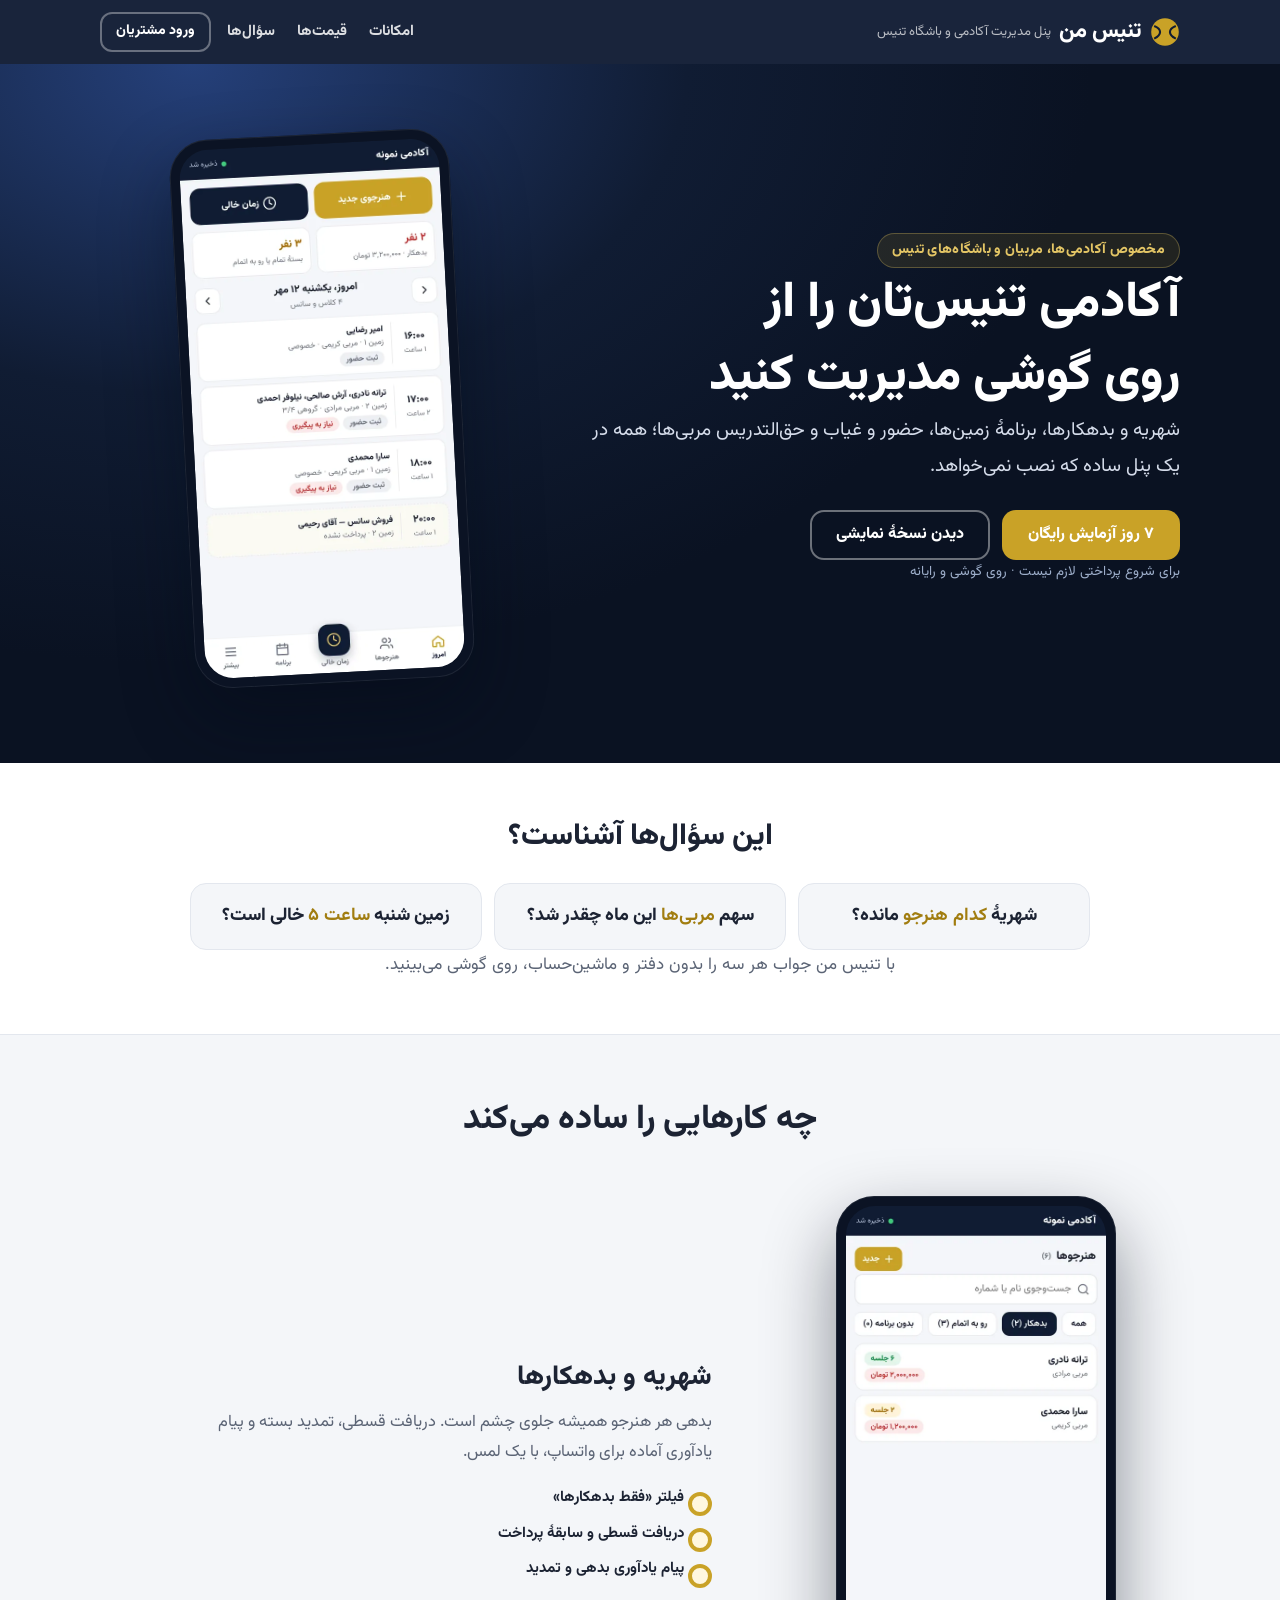
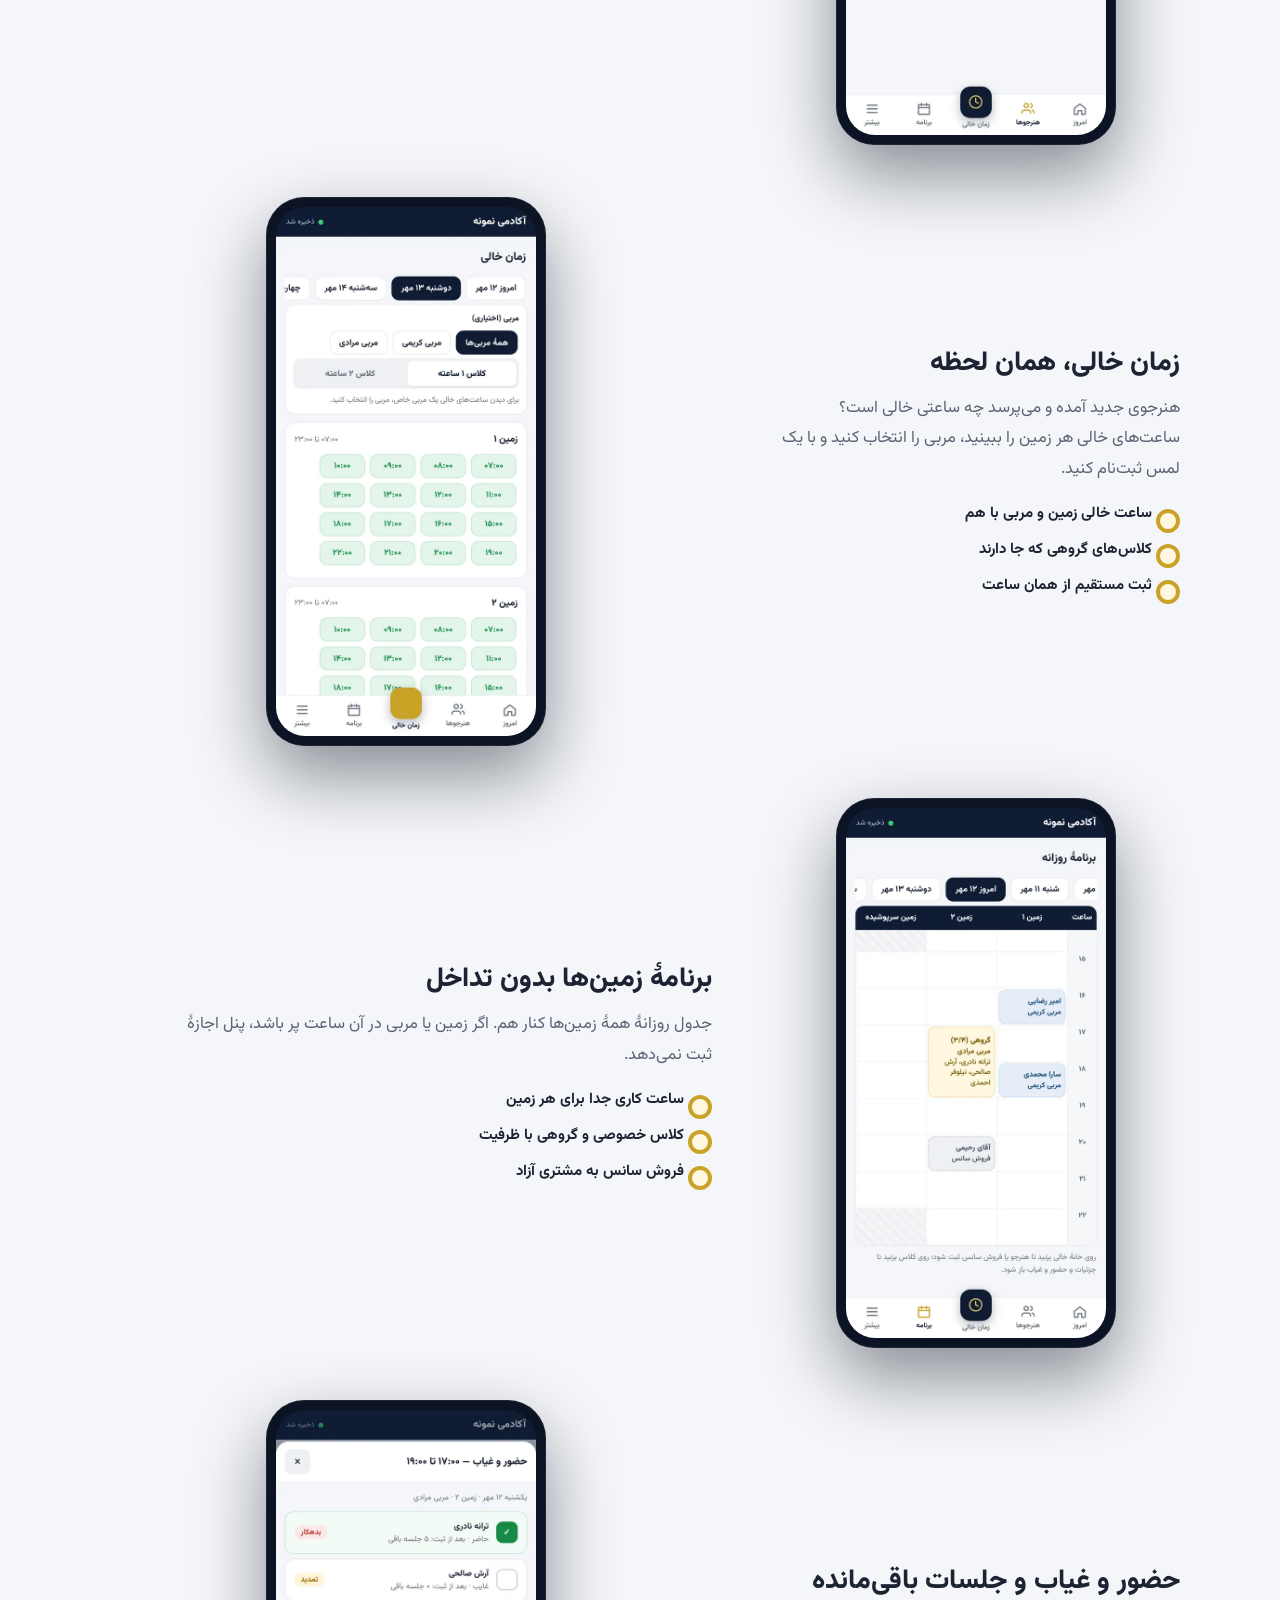
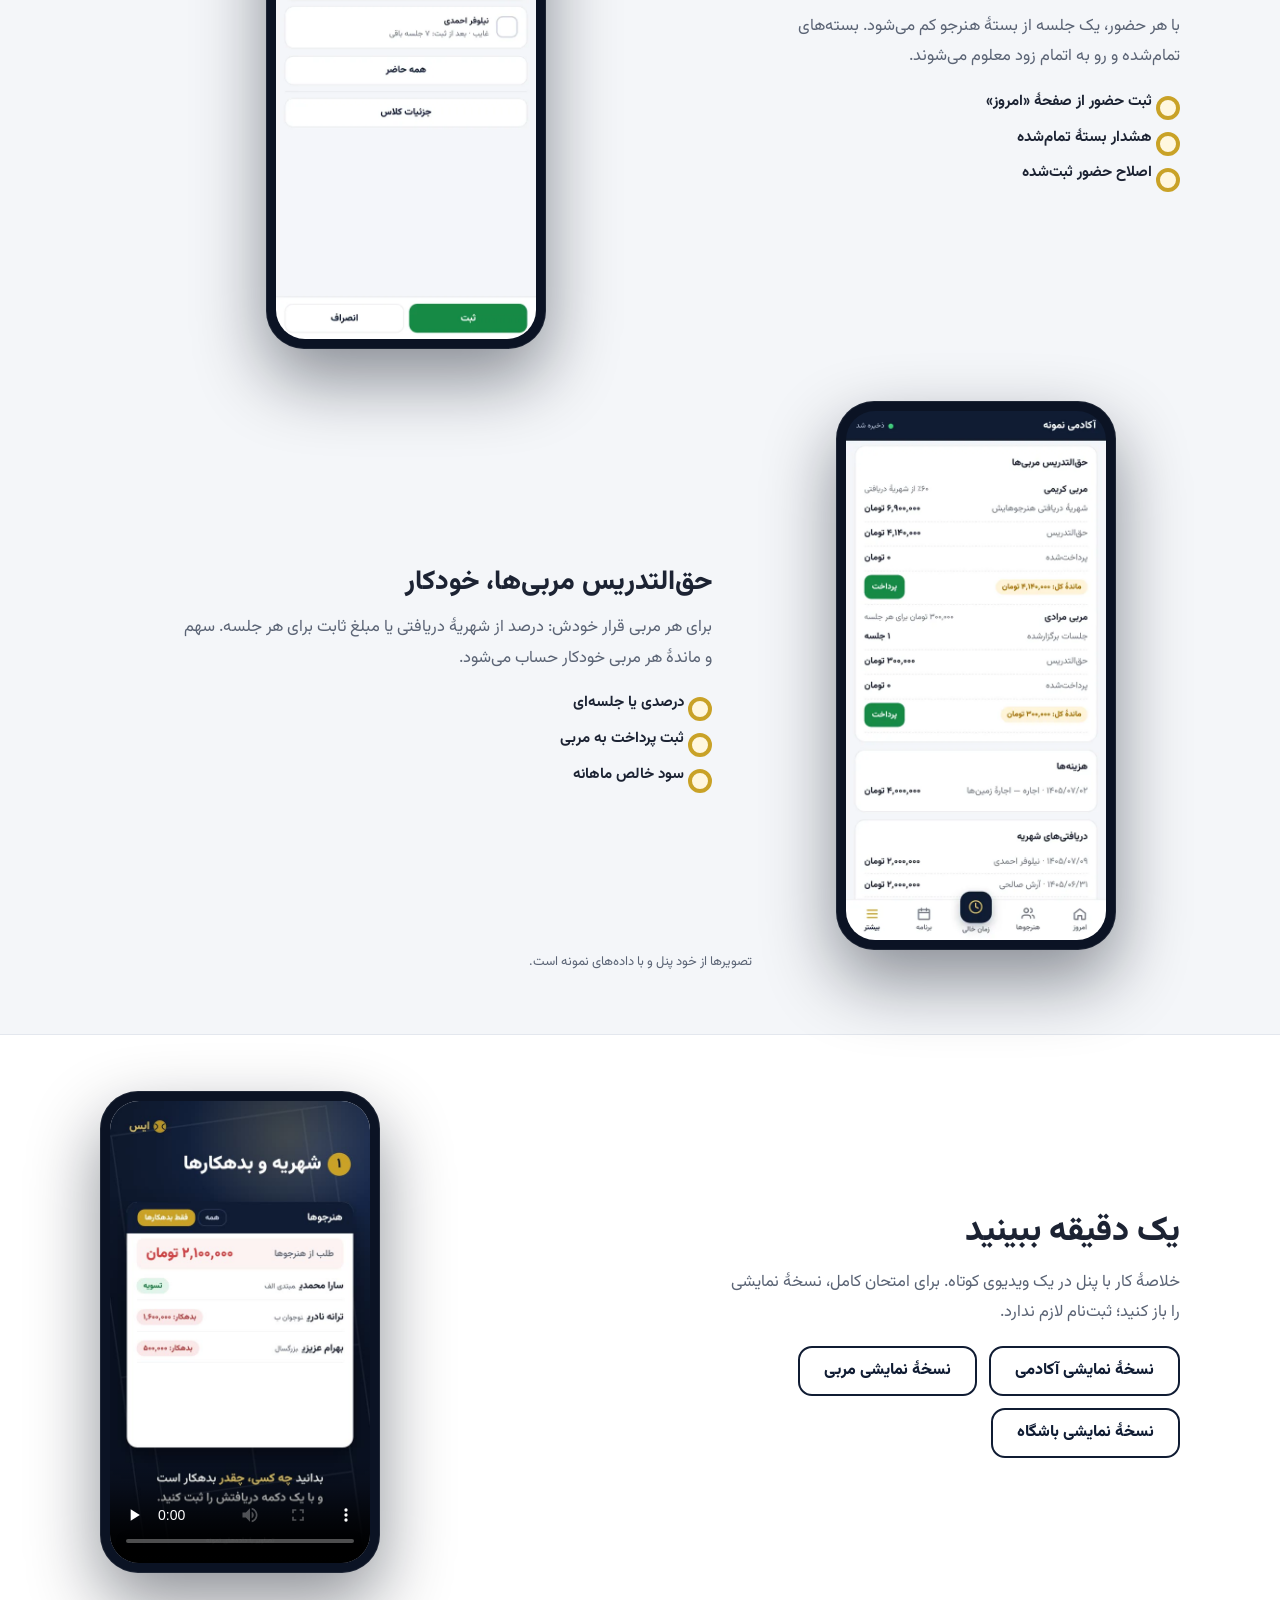
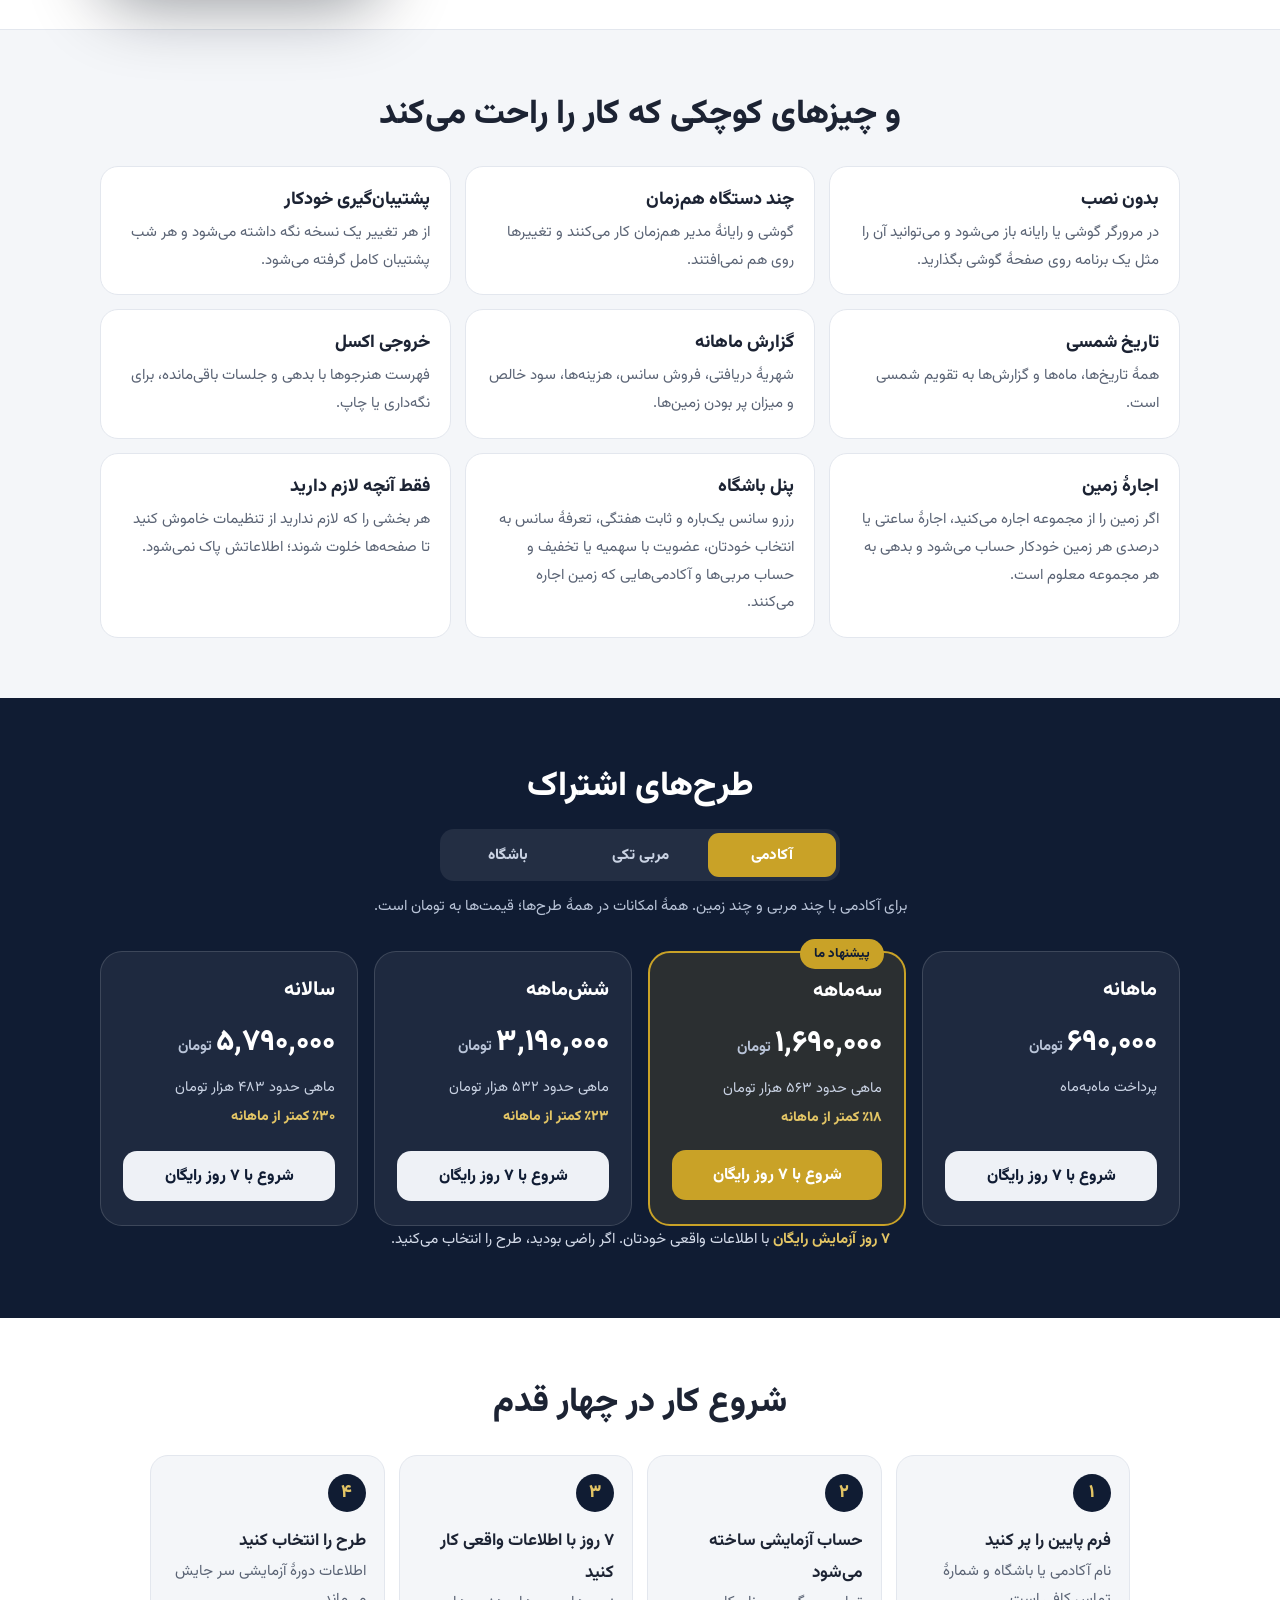
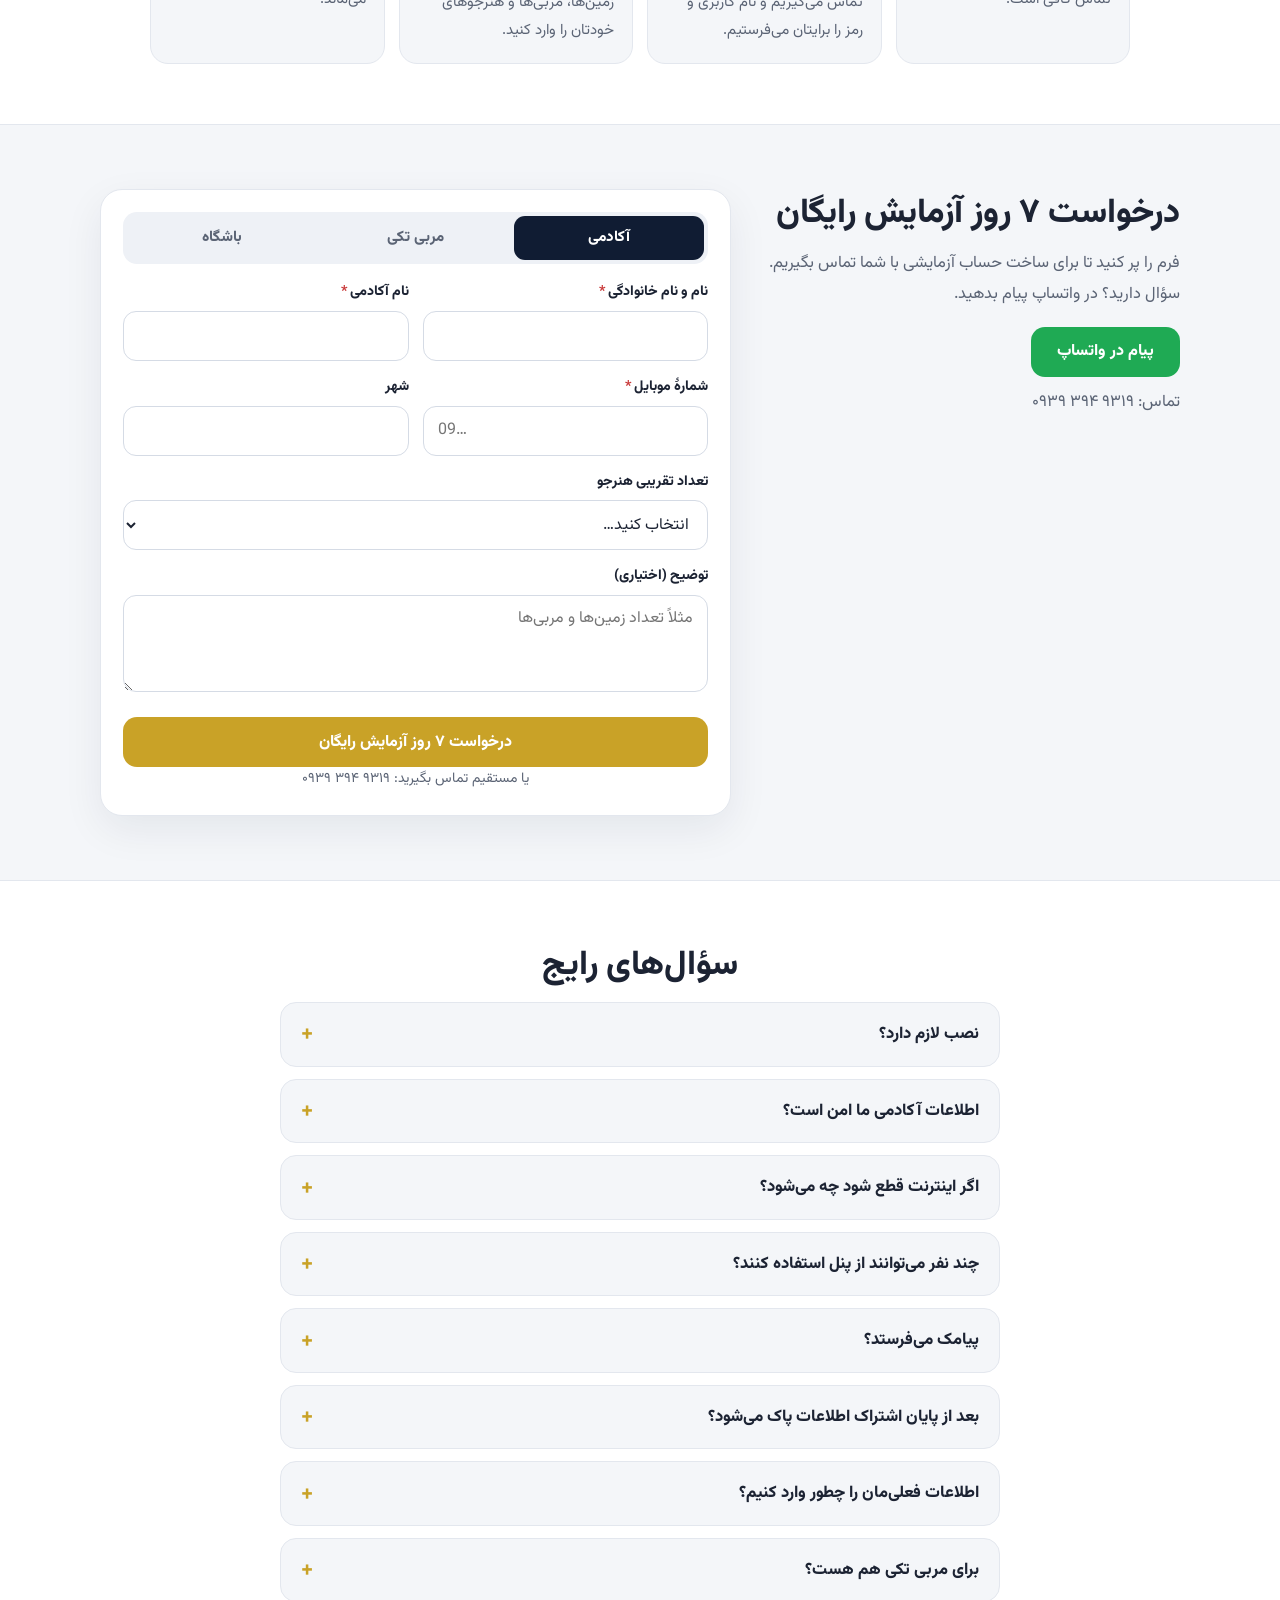
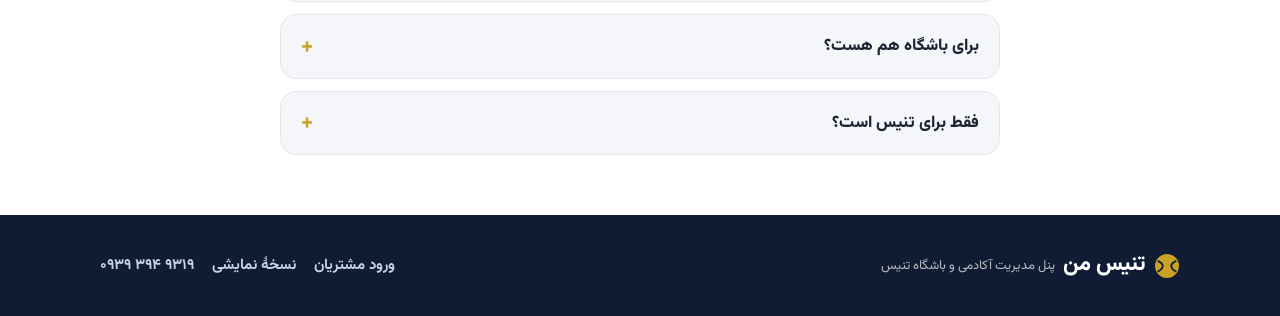
<file: index.html>
<!doctype html><html lang="fa" dir="rtl"><head><meta charset="utf-8"><meta name="viewport" content="width=device-width,initial-scale=1,viewport-fit=cover"><meta name="theme-color" content="#101c33"><title>تنیس من | پنل مدیریت آکادمی و باشگاه تنیس</title><meta name="description" content="شهریه و بدهکارها، برنامهٔ زمین‌ها، زمان خالی، حضور و غیاب، حق‌التدریس مربی‌ها و رزرو سانس؛ پنل مدیریت آکادمی و باشگاه تنیس روی گوشی، بدون نصب. ۷ روز آزمایش رایگان."><meta property="og:title" content="تنیس من | پنل مدیریت آکادمی و باشگاه تنیس"><meta property="og:description" content="شهریه و بدهکارها، برنامهٔ زمین‌ها، زمان خالی، حضور و غیاب، حق‌التدریس مربی‌ها و رزرو سانس؛ پنل مدیریت آکادمی و باشگاه تنیس روی گوشی، بدون نصب. ۷ روز آزمایش رایگان."><meta property="og:type" content="website"><meta property="og:locale" content="fa_IR"><meta property="og:image" content="/site/promo-poster.jpg"><link rel="manifest" href="/manifest.webmanifest"><link rel="icon" href="/icon-192.png"><link rel="apple-touch-icon" href="/icon-192.png"><meta name="apple-mobile-web-app-capable" content="yes"><meta name="apple-mobile-web-app-title" content="تنیس من"><meta name="apple-mobile-web-app-status-bar-style" content="black-translucent"><link rel="stylesheet" href="/assets/site.css?v=3eee9578"><script src="/config.js?v=mvmbblyi"></script></head><body><div id="lp-root"><div class="lp" dir="rtl" lang="fa"><header class="lp-head"><div class="lp-wrap lp-head-in"><a href="/" class="lp-logo" aria-label="تنیس من"><svg width="30" height="30" viewBox="0 0 100 100" aria-hidden="true"><circle cx="50" cy="50" r="46" fill="#c9a227"></circle><path d="M14 30 C40 40 40 60 14 72" stroke="#101c33" stroke-width="7" fill="none"></path><path d="M86 30 C60 40 60 60 86 72" stroke="#101c33" stroke-width="7" fill="none"></path></svg><b>تنیس من</b><span>پنل مدیریت آکادمی و باشگاه تنیس</span></a><nav class="lp-nav" aria-label="بخش‌ها"><a href="#features">امکانات</a><a href="#pricing">قیمت‌ها</a><a href="#faq">سؤال‌ها</a></nav><a class="lp-btn lp-btn-ghost lp-btn-sm" href="/app">ورود مشتریان</a></div></header><section class="lp-hero"><div class="lp-wrap lp-hero-in"><div class="lp-hero-text"><p class="lp-eyebrow">مخصوص آکادمی‌ها، مربیان و باشگاه‌های تنیس</p><h1>آکادمی تنیس‌تان را از روی گوشی مدیریت کنید</h1><p class="lp-lead">شهریه و بدهکارها، برنامهٔ زمین‌ها، حضور و غیاب و حق‌التدریس مربی‌ها؛ همه در یک پنل ساده که نصب نمی‌خواهد.</p><div class="lp-cta"><a class="lp-btn lp-btn-gold" href="#trial">۷<!-- --> روز آزمایش رایگان</a><a class="lp-btn lp-btn-line" href="/demo">دیدن نسخهٔ نمایشی</a></div><p class="lp-small">برای شروع پرداختی لازم نیست · روی گوشی و رایانه</p></div><div class="lp-hero-art"><div class="lp-phone"><img src="/site/today.webp" alt="صفحهٔ «امروز» پنل با کلاس‌های روز و هشدار بدهکارها (داده‌های نمونه)" width="280" height="570" loading="eager" decoding="async"/></div></div></div></section><section class="lp-pain"><div class="lp-wrap"><h2>این سؤال‌ها آشناست؟</h2><div class="lp-qs"><div class="lp-q">شهریهٔ <b>کدام هنرجو</b> مانده؟</div><div class="lp-q">سهم <b>مربی‌ها</b> این ماه چقدر شد؟</div><div class="lp-q">زمین شنبه <b>ساعت ۵</b> خالی است؟</div></div><p class="lp-pain-a">با <!-- -->تنیس من<!-- --> جواب هر سه را بدون دفتر و ماشین‌حساب، روی گوشی می‌بینید.</p></div></section><section id="features" class="lp-features"><div class="lp-wrap"><h2 class="lp-h2c">چه کارهایی را ساده می‌کند</h2><div class="lp-feat"><div class="lp-feat-art"><div class="lp-phone"><img src="/site/debt.webp" alt="شهریه و بدهکارها (داده‌های نمونه)" width="280" height="570" loading="lazy" decoding="async"/></div></div><div class="lp-feat-text"><h3>شهریه و بدهکارها</h3><p>بدهی هر هنرجو همیشه جلوی چشم است. دریافت قسطی، تمدید بسته و پیام یادآوری آماده برای واتساپ، با یک لمس.</p><ul><li>فیلتر «فقط بدهکارها»</li><li>دریافت قسطی و سابقهٔ پرداخت</li><li>پیام یادآوری بدهی و تمدید</li></ul></div></div><div class="lp-feat lp-flip"><div class="lp-feat-art"><div class="lp-phone"><img src="/site/free.webp" alt="زمان خالی، همان لحظه (داده‌های نمونه)" width="280" height="570" loading="lazy" decoding="async"/></div></div><div class="lp-feat-text"><h3>زمان خالی، همان لحظه</h3><p>هنرجوی جدید آمده و می‌پرسد چه ساعتی خالی است؟ ساعت‌های خالی هر زمین را ببینید، مربی را انتخاب کنید و با یک لمس ثبت‌نام کنید.</p><ul><li>ساعت خالی زمین و مربی با هم</li><li>کلاس‌های گروهی که جا دارند</li><li>ثبت مستقیم از همان ساعت</li></ul></div></div><div class="lp-feat"><div class="lp-feat-art"><div class="lp-phone"><img src="/site/schedule.webp" alt="برنامهٔ زمین‌ها بدون تداخل (داده‌های نمونه)" width="280" height="570" loading="lazy" decoding="async"/></div></div><div class="lp-feat-text"><h3>برنامهٔ زمین‌ها بدون تداخل</h3><p>جدول روزانهٔ همهٔ زمین‌ها کنار هم. اگر زمین یا مربی در آن ساعت پر باشد، پنل اجازهٔ ثبت نمی‌دهد.</p><ul><li>ساعت کاری جدا برای هر زمین</li><li>کلاس خصوصی و گروهی با ظرفیت</li><li>فروش سانس به مشتری آزاد</li></ul></div></div><div class="lp-feat lp-flip"><div class="lp-feat-art"><div class="lp-phone"><img src="/site/attendance.webp" alt="حضور و غیاب و جلسات باقی‌مانده (داده‌های نمونه)" width="280" height="570" loading="lazy" decoding="async"/></div></div><div class="lp-feat-text"><h3>حضور و غیاب و جلسات باقی‌مانده</h3><p>با هر حضور، یک جلسه از بستهٔ هنرجو کم می‌شود. بسته‌های تمام‌شده و رو به اتمام زود معلوم می‌شوند.</p><ul><li>ثبت حضور از صفحهٔ «امروز»</li><li>هشدار بستهٔ تمام‌شده</li><li>اصلاح حضور ثبت‌شده</li></ul></div></div><div class="lp-feat"><div class="lp-feat-art"><div class="lp-phone"><img src="/site/coachpay.webp" alt="حق‌التدریس مربی‌ها، خودکار (داده‌های نمونه)" width="280" height="570" loading="lazy" decoding="async"/></div></div><div class="lp-feat-text"><h3>حق‌التدریس مربی‌ها، خودکار</h3><p>برای هر مربی قرار خودش: درصد از شهریهٔ دریافتی یا مبلغ ثابت برای هر جلسه. سهم و ماندهٔ هر مربی خودکار حساب می‌شود.</p><ul><li>درصدی یا جلسه‌ای</li><li>ثبت پرداخت به مربی</li><li>سود خالص ماهانه</li></ul></div></div><p class="lp-note">تصویرها از خود پنل و با داده‌های نمونه است.</p></div></section><section class="lp-video"><div class="lp-wrap lp-video-in"><div class="lp-video-text"><h2>یک دقیقه ببینید</h2><p>خلاصهٔ کار با پنل در یک ویدیوی کوتاه. برای امتحان کامل، نسخهٔ نمایشی را باز کنید؛ ثبت‌نام لازم ندارد.</p><div class="lp-cta lp-cta-c"><a class="lp-btn lp-btn-line-dark" href="/demo">نسخهٔ نمایشی آکادمی</a><a class="lp-btn lp-btn-line-dark" href="/demo/coach">نسخهٔ نمایشی مربی</a><a class="lp-btn lp-btn-line-dark" href="/demo/club">نسخهٔ نمایشی باشگاه</a></div></div><div class="lp-phone lp-phone-video"><video src="/site/promo.mp4" poster="/site/promo-poster.jpg" controls="" playsInline="" preload="none" width="280" height="498"></video></div></div></section><section class="lp-extras"><div class="lp-wrap"><h2 class="lp-h2c">و چیزهای کوچکی که کار را راحت می‌کند</h2><div class="lp-grid"><div class="lp-extra"><h3>بدون نصب</h3><p>در مرورگر گوشی یا رایانه باز می‌شود و می‌توانید آن را مثل یک برنامه روی صفحهٔ گوشی بگذارید.</p></div><div class="lp-extra"><h3>چند دستگاه هم‌زمان</h3><p>گوشی و رایانهٔ مدیر هم‌زمان کار می‌کنند و تغییرها روی هم نمی‌افتند.</p></div><div class="lp-extra"><h3>پشتیبان‌گیری خودکار</h3><p>از هر تغییر یک نسخه نگه داشته می‌شود و هر شب پشتیبان کامل گرفته می‌شود.</p></div><div class="lp-extra"><h3>تاریخ شمسی</h3><p>همهٔ تاریخ‌ها، ماه‌ها و گزارش‌ها به تقویم شمسی است.</p></div><div class="lp-extra"><h3>گزارش ماهانه</h3><p>شهریهٔ دریافتی، فروش سانس، هزینه‌ها، سود خالص و میزان پر بودن زمین‌ها.</p></div><div class="lp-extra"><h3>خروجی اکسل</h3><p>فهرست هنرجوها با بدهی و جلسات باقی‌مانده، برای نگه‌داری یا چاپ.</p></div><div class="lp-extra"><h3>اجارهٔ زمین</h3><p>اگر زمین را از مجموعه اجاره می‌کنید، اجارهٔ ساعتی یا درصدی هر زمین خودکار حساب می‌شود و بدهی به هر مجموعه معلوم است.</p></div><div class="lp-extra"><h3>پنل باشگاه</h3><p>رزرو سانس یک‌باره و ثابت هفتگی، تعرفهٔ سانس به انتخاب خودتان، عضویت با سهمیه یا تخفیف و حساب مربی‌ها و آکادمی‌هایی که زمین اجاره می‌کنند.</p></div><div class="lp-extra"><h3>فقط آنچه لازم دارید</h3><p>هر بخشی را که لازم ندارید از تنظیمات خاموش کنید تا صفحه‌ها خلوت شوند؛ اطلاعاتش پاک نمی‌شود.</p></div></div></div></section><section id="pricing" class="lp-pricing"><div class="lp-wrap"><h2 class="lp-h2c">طرح‌های اشتراک</h2><div class="lp-toggle" role="tablist" aria-label="نوع پنل"><button role="tab" aria-selected="true" class="on">آکادمی</button><button role="tab" aria-selected="false" class="">مربی تکی</button><button role="tab" aria-selected="false" class="">باشگاه</button></div><p class="lp-sub">برای آکادمی با چند مربی و چند زمین.<!-- --> همهٔ امکانات در همهٔ طرح‌ها؛ قیمت‌ها به تومان است.</p><div class="lp-plans"><div class="lp-plan"><h3>ماهانه</h3><div class="lp-price">۶۹۰٬۰۰۰<span> تومان</span></div><div class="lp-per">پرداخت ماه‌به‌ماه</div><div class="lp-save lp-save-0"> </div><a class="lp-btn lp-btn-block lp-btn-soft" href="#trial">شروع با <!-- -->۷<!-- --> روز رایگان</a></div><div class="lp-plan lp-plan-hot"><span class="lp-tag">پیشنهاد ما</span><h3>سه‌ماهه</h3><div class="lp-price">۱٬۶۹۰٬۰۰۰<span> تومان</span></div><div class="lp-per">ماهی حدود ۵۶۳ هزار تومان</div><div class="lp-save">٪<!-- -->۱۸<!-- --> کمتر از ماهانه</div><a class="lp-btn lp-btn-block lp-btn-gold" href="#trial">شروع با <!-- -->۷<!-- --> روز رایگان</a></div><div class="lp-plan"><h3>شش‌ماهه</h3><div class="lp-price">۳٬۱۹۰٬۰۰۰<span> تومان</span></div><div class="lp-per">ماهی حدود ۵۳۲ هزار تومان</div><div class="lp-save">٪<!-- -->۲۳<!-- --> کمتر از ماهانه</div><a class="lp-btn lp-btn-block lp-btn-soft" href="#trial">شروع با <!-- -->۷<!-- --> روز رایگان</a></div><div class="lp-plan"><h3>سالانه</h3><div class="lp-price">۵٬۷۹۰٬۰۰۰<span> تومان</span></div><div class="lp-per">ماهی حدود ۴۸۳ هزار تومان</div><div class="lp-save">٪<!-- -->۳۰<!-- --> کمتر از ماهانه</div><a class="lp-btn lp-btn-block lp-btn-soft" href="#trial">شروع با <!-- -->۷<!-- --> روز رایگان</a></div></div><p class="lp-trialnote"><b>۷<!-- --> روز آزمایش رایگان</b> با اطلاعات واقعی خودتان. اگر راضی بودید، طرح را انتخاب می‌کنید.</p></div></section><section class="lp-steps"><div class="lp-wrap"><h2 class="lp-h2c">شروع کار در چهار قدم</h2><ol class="lp-steplist"><li><b>فرم پایین را پر کنید</b><span>نام آکادمی یا باشگاه و شمارهٔ تماس کافی است.</span></li><li><b>حساب آزمایشی ساخته می‌شود</b><span>تماس می‌گیریم و نام کاربری و رمز را برایتان می‌فرستیم.</span></li><li><b>۷<!-- --> روز با اطلاعات واقعی کار کنید</b><span>زمین‌ها، مربی‌ها و هنرجوهای خودتان را وارد کنید.</span></li><li><b>طرح را انتخاب کنید</b><span>اطلاعات دورهٔ آزمایشی سر جایش می‌ماند.</span></li></ol></div></section><section id="trial" class="lp-trial"><div class="lp-wrap lp-trial-in"><div class="lp-trial-text"><h2>درخواست <!-- -->۷<!-- --> روز آزمایش رایگان</h2><p>فرم را پر کنید تا برای ساخت حساب آزمایشی با شما تماس بگیریم. سؤال دارید؟ در واتساپ پیام بدهید.</p><a class="lp-btn lp-btn-wa" href="https://wa.me/989393949319?text=%D8%B3%D9%84%D8%A7%D9%85%D8%8C%20%D8%AF%D8%B1%D8%A8%D8%A7%D8%B1%D9%87%D9%94%20%D9%BE%D9%86%D9%84%20%C2%AB%D8%AA%D9%86%DB%8C%D8%B3%20%D9%85%D9%86%C2%BB%20%D8%B3%D8%A4%D8%A7%D9%84%20%D8%AF%D8%A7%D8%B4%D8%AA%D9%85." target="_blank" rel="noopener">پیام در واتساپ</a><p class="lp-small">تماس: <a href="tel:09393949319" dir="ltr">۰۹۳۹ ۳۹۴ ۹۳۱۹</a></p></div><form class="lp-form" noValidate=""><div class="lp-toggle lp-toggle-light" role="radiogroup" aria-label="نوع پنل"><button type="button" role="radio" aria-checked="true" class="on">آکادمی</button><button type="button" role="radio" aria-checked="false" class="">مربی تکی</button><button type="button" role="radio" aria-checked="false" class="">باشگاه</button></div><div class="lp-row2"><label class="lp-field"><span>نام و نام خانوادگی <em>*</em></span><input id="lead-name" autoComplete="name" value=""/></label><label class="lp-field"><span>نام آکادمی<!-- --> <em>*</em></span><input id="lead-academy" placeholder="" value=""/></label></div><div class="lp-row2"><label class="lp-field"><span>شمارهٔ موبایل <em>*</em></span><input id="lead-phone" inputMode="tel" dir="ltr" placeholder="09…" autoComplete="tel" value=""/></label><label class="lp-field"><span>شهر</span><input id="lead-city" value=""/></label></div><label class="lp-field"><span>تعداد تقریبی هنرجو</span><select id="lead-size"><option value="" selected="">انتخاب کنید…</option><option>کمتر از ۲۰ هنرجو</option><option>۲۰ تا ۵۰ هنرجو</option><option>۵۰ تا ۱۰۰ هنرجو</option><option>بیشتر از ۱۰۰ هنرجو</option></select></label><label class="lp-field"><span>توضیح (اختیاری)</span><textarea id="lead-note" rows="3" placeholder="مثلاً تعداد زمین‌ها و مربی‌ها"></textarea></label><input class="lp-hp" tabindex="-1" autoComplete="off" aria-hidden="true" value=""/><button type="submit" class="lp-btn lp-btn-gold lp-btn-block">درخواست ۷ روز آزمایش رایگان</button><p class="lp-form-note">یا مستقیم تماس بگیرید: <a href="tel:09393949319" dir="ltr">۰۹۳۹ ۳۹۴ ۹۳۱۹</a></p></form></div></section><section id="faq" class="lp-faq"><div class="lp-wrap lp-narrow"><h2 class="lp-h2c">سؤال‌های رایج</h2><details class="lp-qa"><summary>نصب لازم دارد؟</summary><p>نه. پنل در مرورگر گوشی یا رایانه باز می‌شود. اگر بخواهید، می‌توانید آن را مثل یک برنامه روی صفحهٔ گوشی اضافه کنید.</p></details><details class="lp-qa"><summary>اطلاعات آکادمی ما امن است؟</summary><p>ورود با نام کاربری و رمز است و اطلاعات هر آکادمی جدا نگه داشته می‌شود. از هر تغییر یک نسخهٔ قبلی و هر شب یک پشتیبان کامل گرفته می‌شود. خودتان هم می‌توانید هر زمان فایل پشتیبان بگیرید.</p></details><details class="lp-qa"><summary>اگر اینترنت قطع شود چه می‌شود؟</summary><p>تا وقتی صفحه باز است، تغییرها روی همان دستگاه نگه داشته می‌شود و با وصل شدن اینترنت ذخیره می‌شود.</p></details><details class="lp-qa"><summary>چند نفر می‌توانند از پنل استفاده کنند؟</summary><p>هر آکادمی یک حساب مدیر دارد که هم‌زمان روی چند گوشی و رایانه کار می‌کند. حساب جداگانه برای هر مربی فعلاً وجود ندارد.</p></details><details class="lp-qa"><summary>پیامک می‌فرستد؟</summary><p>پیامک خودکار ندارد. پیام یادآوری بدهی و تمدید آماده نوشته می‌شود و با یک لمس در واتساپ هنرجو باز می‌شود.</p></details><details class="lp-qa"><summary>بعد از پایان اشتراک اطلاعات پاک می‌شود؟</summary><p>نه. اطلاعات می‌ماند و قابل مشاهده است؛ برای ثبت تغییر تازه، اشتراک را تمدید می‌کنید.</p></details><details class="lp-qa"><summary>اطلاعات فعلی‌مان را چطور وارد کنیم؟</summary><p>زمین‌ها و مربی‌ها در چند دقیقه تعریف می‌شوند و هنرجوها را با برنامهٔ کلاسشان وارد می‌کنید. روز شروع، این کار را همراه شما انجام می‌دهیم.</p></details><details class="lp-qa"><summary>برای مربی تکی هم هست؟</summary><p>بله. نسخهٔ مربی برای مربی‌ای است که خودش هنرجو می‌گیرد و در یک یا چند مجموعه کلاس دارد: بدون بخش مربی‌ها، با حساب خودکار اجارهٔ زمین (ساعتی یا درصدی) و بدهی به هر مجموعه. نسخهٔ نمایشی مربی هم جدا وجود دارد.</p></details><details class="lp-qa"><summary>برای باشگاه هم هست؟</summary><p>بله. نسخهٔ باشگاه برای مجموعه‌ای است که سانس می‌فروشد: رزرو یک‌باره و ثابت هفتگی، فهرست مشتری و بدهی، تعرفهٔ سانس، عضویت و اجارهٔ زمین به مربی‌ها و آکادمی‌ها؛ به‌علاوهٔ کلاس‌های خود باشگاه. نسخهٔ نمایشی باشگاه هم جدا وجود دارد.</p></details><details class="lp-qa"><summary>فقط برای تنیس است؟</summary><p>طراحی پنل برای آکادمی‌ها، مربیان و باشگاه‌های تنیس است: زمین، سانس، ساعت کاری هر زمین، کلاس خصوصی و گروهی و فروش سانس.</p></details></div></section><footer class="lp-foot"><div class="lp-wrap lp-foot-in"><div class="lp-logo"><svg width="26" height="26" viewBox="0 0 100 100" aria-hidden="true"><circle cx="50" cy="50" r="46" fill="#c9a227"></circle><path d="M14 30 C40 40 40 60 14 72" stroke="#101c33" stroke-width="7" fill="none"></path><path d="M86 30 C60 40 60 60 86 72" stroke="#101c33" stroke-width="7" fill="none"></path></svg><b>تنیس من</b><span>پنل مدیریت آکادمی و باشگاه تنیس</span></div><div class="lp-foot-links"><a href="/app">ورود مشتریان</a><a href="/demo">نسخهٔ نمایشی</a><a href="tel:09393949319" dir="ltr">۰۹۳۹ ۳۹۴ ۹۳۱۹</a></div></div></footer></div></div><script src="/assets/landing.js?v=c4173d1c"></script></body></html>
</file>
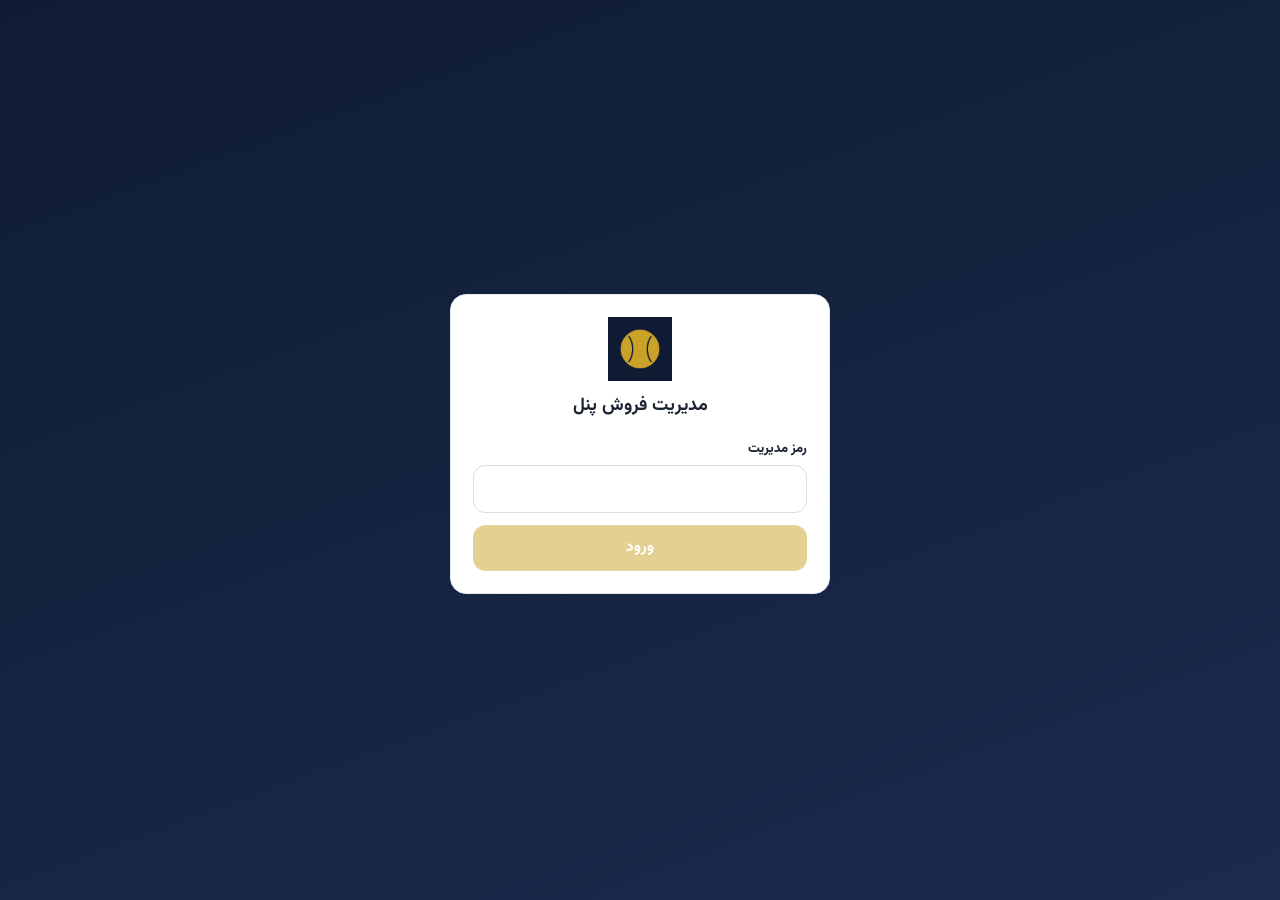
<file: admin/index.html>
<!doctype html><html lang="fa" dir="rtl"><head><meta charset="utf-8"><meta name="viewport" content="width=device-width,initial-scale=1,viewport-fit=cover"><meta name="theme-color" content="#101c33"><title>مدیریت فروش پنل</title><meta name="robots" content="noindex,nofollow"><link rel="manifest" href="/manifest.webmanifest"><link rel="icon" href="/icon-192.png"><link rel="apple-touch-icon" href="/icon-192.png"><meta name="apple-mobile-web-app-capable" content="yes"><meta name="apple-mobile-web-app-title" content="تنیس من"><meta name="apple-mobile-web-app-status-bar-style" content="black-translucent"><link rel="stylesheet" href="/assets/panel.css?v=3eee9578"><script src="/config.js?v=mvmbblyi"></script></head><body><div id="root"><div class="login splash"><div class="splash-in"><img class="splash-logo" src="/icon-192.png" alt=""><div class="splash-brand">تنیس من</div><div class="splash-dots"><i></i><i></i><i></i></div></div></div></div><script src="/assets/admin.js?v=e667f38f"></script></body></html>
</file>
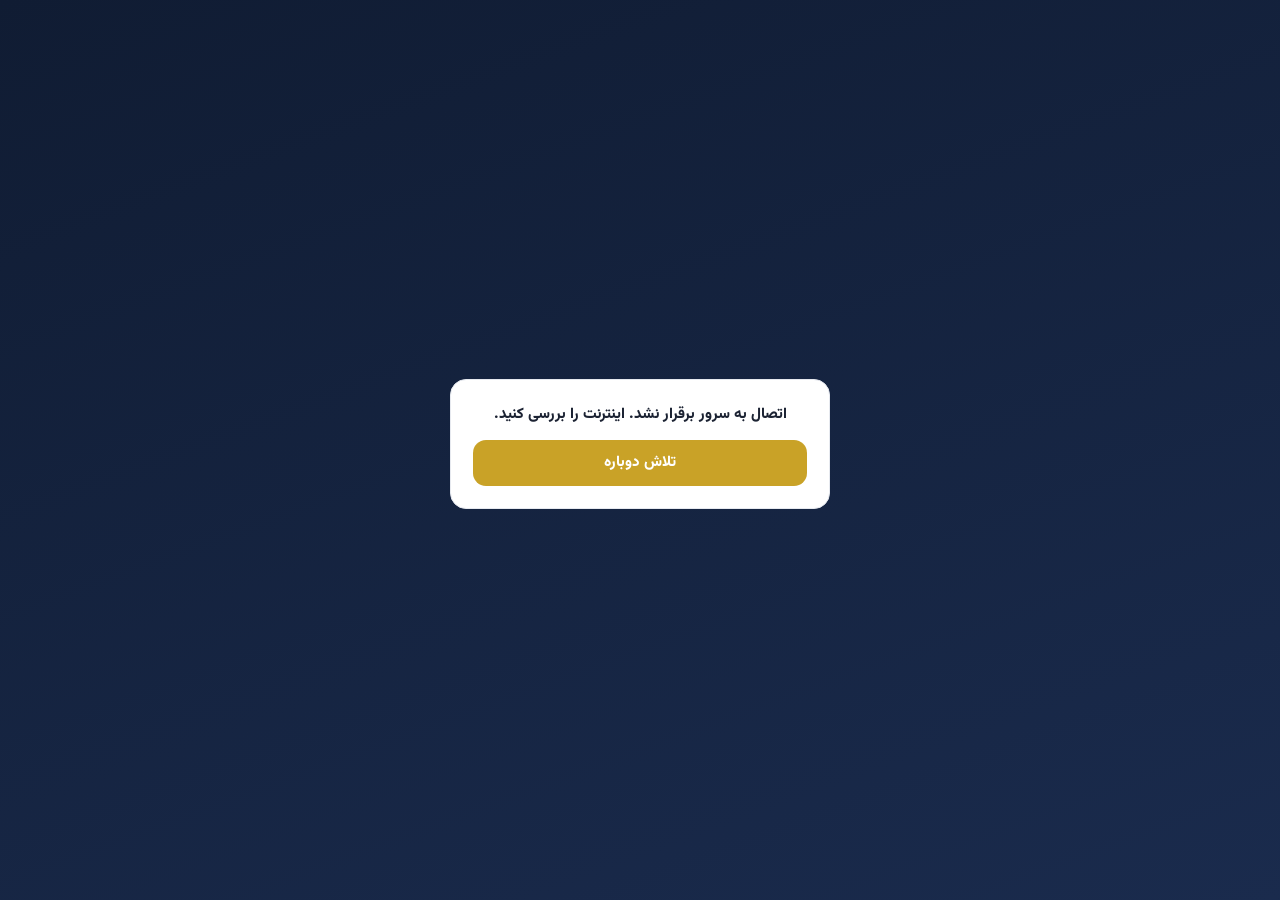
<file: app/index.html>
<!doctype html><html lang="fa" dir="rtl"><head><meta charset="utf-8"><meta name="viewport" content="width=device-width,initial-scale=1,viewport-fit=cover"><meta name="theme-color" content="#101c33"><title>تنیس من | ورود به پنل</title><link rel="manifest" href="/manifest.webmanifest"><link rel="icon" href="/icon-192.png"><link rel="apple-touch-icon" href="/icon-192.png"><meta name="apple-mobile-web-app-capable" content="yes"><meta name="apple-mobile-web-app-title" content="تنیس من"><meta name="apple-mobile-web-app-status-bar-style" content="black-translucent"><link rel="stylesheet" href="/assets/panel.css?v=3eee9578"><script src="/config.js?v=mvmbblyi"></script></head><body><div id="root"><div class="login splash"><div class="splash-in"><img class="splash-logo" src="/icon-192.png" alt=""><div class="splash-brand">تنیس من</div><div class="splash-dots"><i></i><i></i><i></i></div></div></div></div><script src="/assets/app.js?v=37024ba0"></script></body></html>
</file>
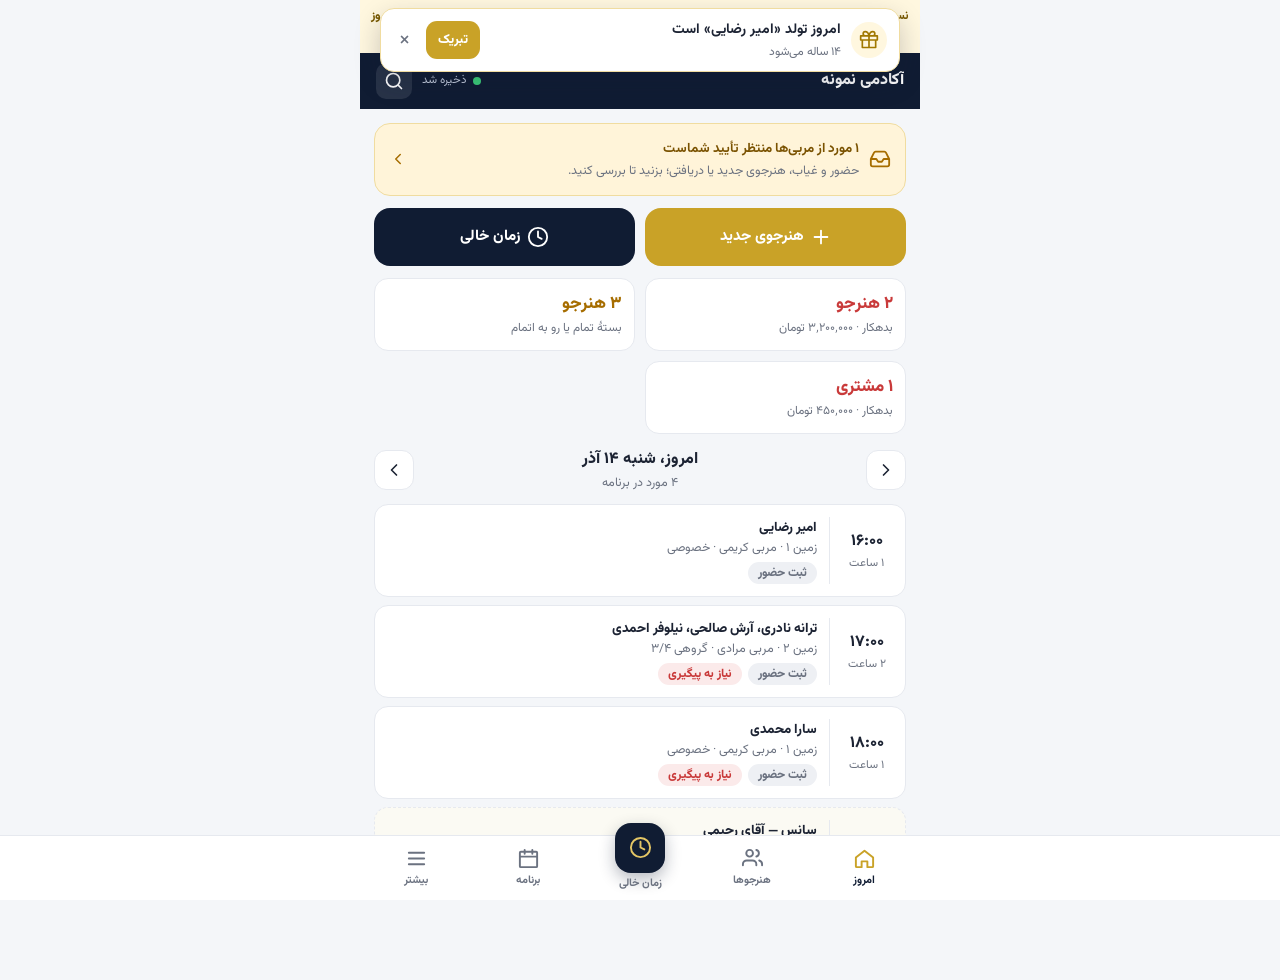
<file: demo/index.html>
<!doctype html><html lang="fa" dir="rtl"><head><meta charset="utf-8"><meta name="viewport" content="width=device-width,initial-scale=1,viewport-fit=cover"><meta name="theme-color" content="#101c33"><title>نسخهٔ نمایشی پنل آکادمی</title><meta name="robots" content="noindex,nofollow"><link rel="manifest" href="/manifest.webmanifest"><link rel="icon" href="/icon-192.png"><link rel="apple-touch-icon" href="/icon-192.png"><meta name="apple-mobile-web-app-capable" content="yes"><meta name="apple-mobile-web-app-title" content="تنیس من"><meta name="apple-mobile-web-app-status-bar-style" content="black-translucent"><link rel="stylesheet" href="/assets/panel.css?v=3eee9578"><script src="/config.js?v=mvmbblyi"></script></head><body><div id="root"><div class="login splash"><div class="splash-in"><img class="splash-logo" src="/icon-192.png" alt=""><div class="splash-brand">تنیس من</div><div class="splash-dots"><i></i><i></i><i></i></div></div></div></div><script src="/assets/demo-academy.js?v=6f1079a8"></script></body></html>
</file>
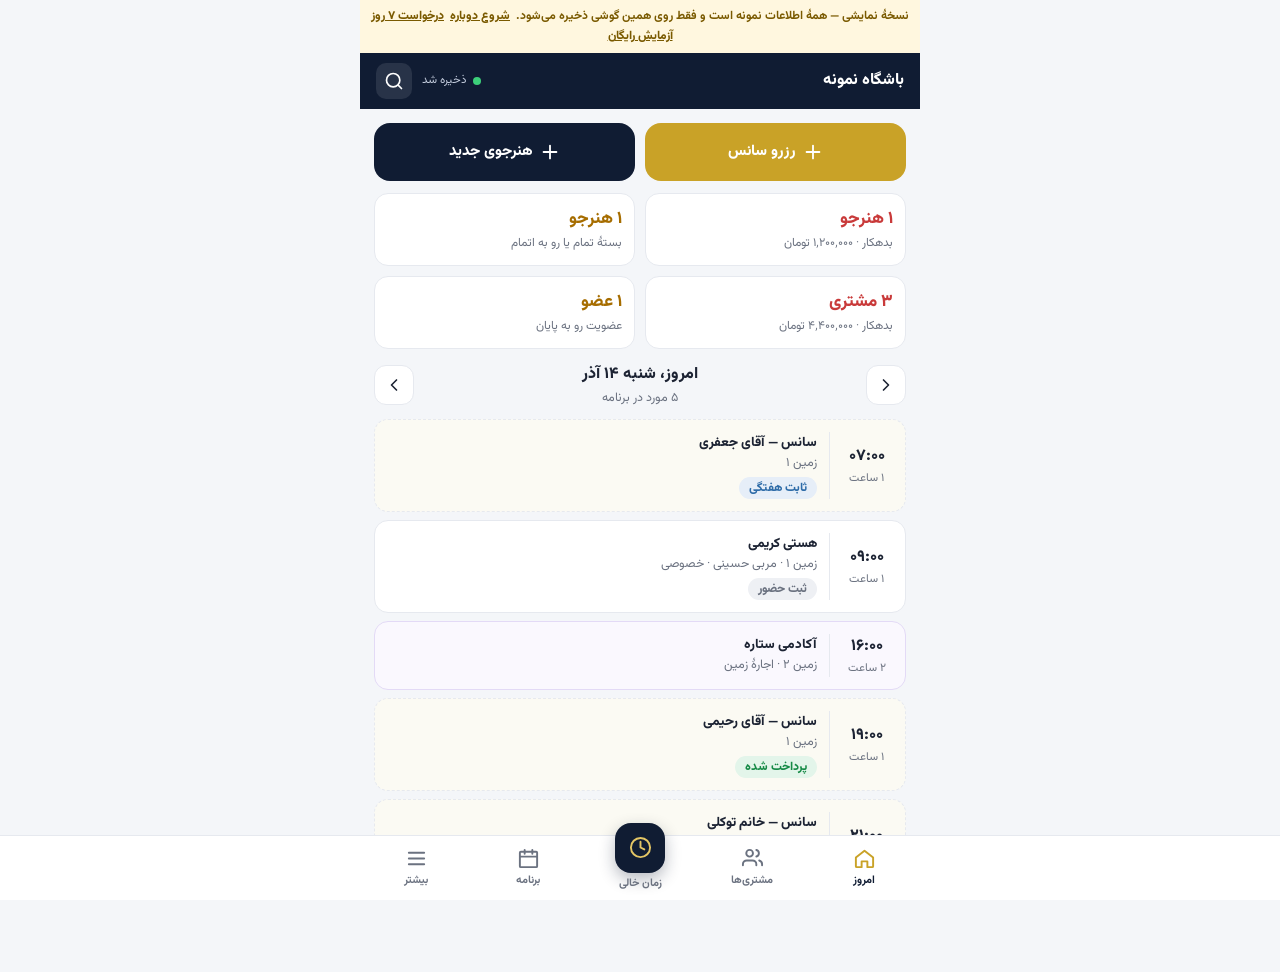
<file: demo/club/index.html>
<!doctype html><html lang="fa" dir="rtl"><head><meta charset="utf-8"><meta name="viewport" content="width=device-width,initial-scale=1,viewport-fit=cover"><meta name="theme-color" content="#101c33"><title>نسخهٔ نمایشی پنل باشگاه</title><meta name="robots" content="noindex,nofollow"><link rel="manifest" href="/manifest.webmanifest"><link rel="icon" href="/icon-192.png"><link rel="apple-touch-icon" href="/icon-192.png"><meta name="apple-mobile-web-app-capable" content="yes"><meta name="apple-mobile-web-app-title" content="تنیس من"><meta name="apple-mobile-web-app-status-bar-style" content="black-translucent"><link rel="stylesheet" href="/assets/panel.css?v=3eee9578"><script src="/config.js?v=mvmbblyj"></script></head><body><div id="root"><div class="login splash"><div class="splash-in"><img class="splash-logo" src="/icon-192.png" alt=""><div class="splash-brand">تنیس من</div><div class="splash-dots"><i></i><i></i><i></i></div></div></div></div><script src="/assets/demo-club.js?v=1c19e3ea"></script></body></html>
</file>
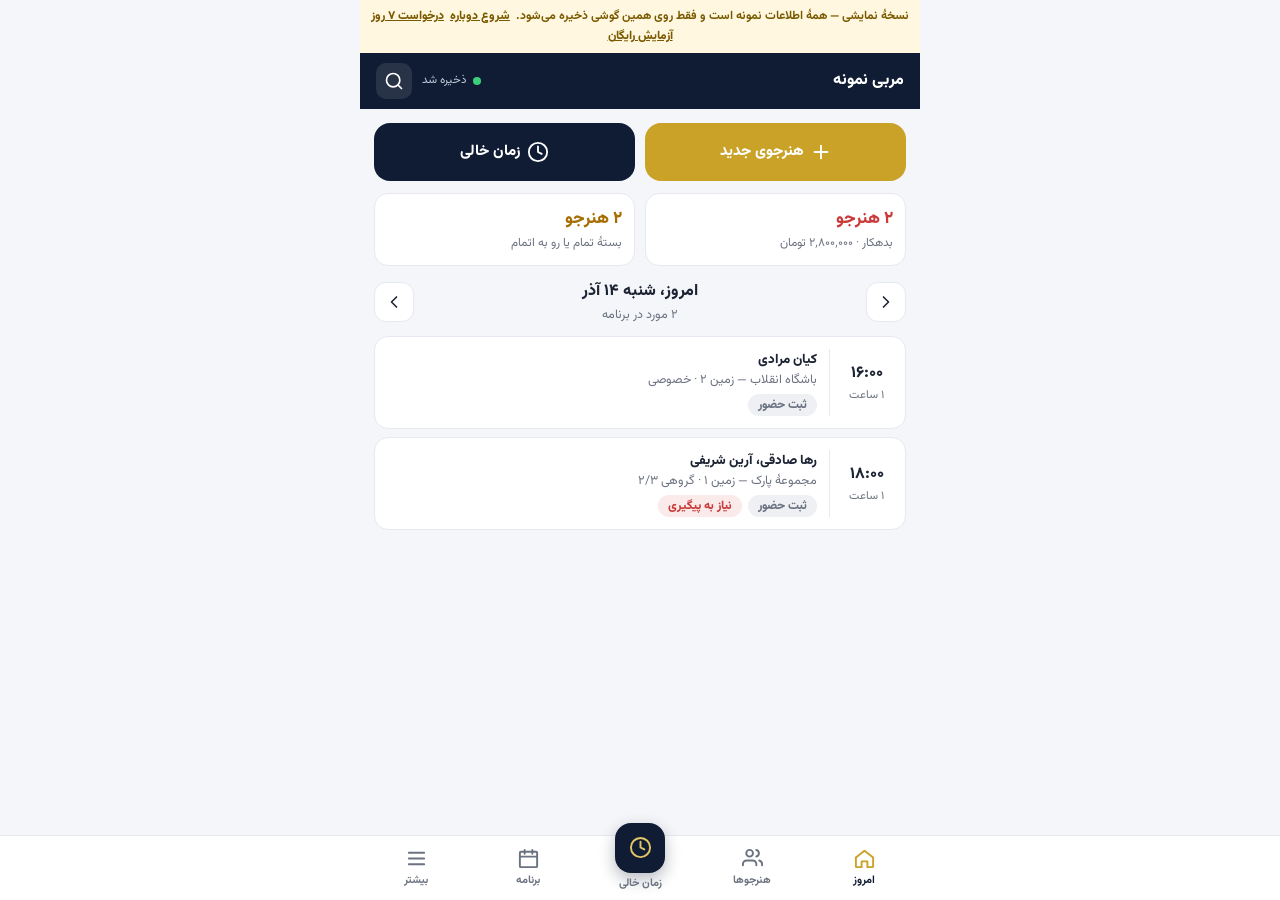
<file: demo/coach/index.html>
<!doctype html><html lang="fa" dir="rtl"><head><meta charset="utf-8"><meta name="viewport" content="width=device-width,initial-scale=1,viewport-fit=cover"><meta name="theme-color" content="#101c33"><title>نسخهٔ نمایشی پنل مربی</title><meta name="robots" content="noindex,nofollow"><link rel="manifest" href="/manifest.webmanifest"><link rel="icon" href="/icon-192.png"><link rel="apple-touch-icon" href="/icon-192.png"><meta name="apple-mobile-web-app-capable" content="yes"><meta name="apple-mobile-web-app-title" content="تنیس من"><meta name="apple-mobile-web-app-status-bar-style" content="black-translucent"><link rel="stylesheet" href="/assets/panel.css?v=3eee9578"><script src="/config.js?v=mvmbblyj"></script></head><body><div id="root"><div class="login splash"><div class="splash-in"><img class="splash-logo" src="/icon-192.png" alt=""><div class="splash-brand">تنیس من</div><div class="splash-dots"><i></i><i></i><i></i></div></div></div></div><script src="/assets/demo-coach.js?v=7926868b"></script></body></html>
</file>
<file: assets/site.css>
@font-face{font-family:Vazirmatn;src:url(/fonts/Vazirmatn-Regular.woff2) format('woff2');font-weight:400;font-display:swap}
@font-face{font-family:Vazirmatn;src:url(/fonts/Vazirmatn-Medium.woff2) format('woff2');font-weight:500;font-display:swap}
@font-face{font-family:Vazirmatn;src:url(/fonts/Vazirmatn-Bold.woff2) format('woff2');font-weight:700;font-display:swap}
@font-face{font-family:Vazirmatn;src:url(/fonts/Vazirmatn-ExtraBold.woff2) format('woff2');font-weight:800;font-display:swap}

:root{
  --navy:#101c33;--navy2:#1a2b4d;--gold:#c9a227;--gold-l:#e3c565;--gold-bg:#fff7df;
  --bg:#f4f6f9;--card:#fff;--line:#e6e9ef;--txt:#1c2333;--mut:#6b7280;
  --ok:#168a46;--ok-bg:#e3f5ea;--bad:#c93a3a;--bad-bg:#fbeaea;--warn:#a66d00;--warn-bg:#fff4d9;
  --blue:#2e6ca8;--blue-bg:#e6eef8;
  --nav-h:64px;--safe-b:env(safe-area-inset-bottom,0px);--safe-t:env(safe-area-inset-top,0px);
}
*{box-sizing:border-box;margin:0;padding:0;-webkit-tap-highlight-color:transparent}
html,body{background:var(--bg);color:var(--txt);font-family:Vazirmatn,Tahoma,sans-serif;font-size:15px;line-height:1.7;-webkit-text-size-adjust:100%}
body{overflow-x:hidden;min-height:100dvh}
button,input,select,textarea{font-family:inherit;color:inherit}
button{cursor:pointer;border:none;background:none}
a{color:inherit;text-decoration:none}
.ltr{direction:ltr;unicode-bidi:embed}

/* ساختار */
.app{max-width:560px;margin:0 auto;min-height:100dvh;padding-bottom:calc(var(--nav-h) + var(--safe-b) + 16px)}
.top{position:sticky;top:0;z-index:20;background:var(--navy);color:#fff;padding:calc(10px + var(--safe-t)) 16px 10px;display:flex;align-items:center;justify-content:space-between;gap:10px}
.top h1{font-size:16px;font-weight:800;overflow:hidden;text-overflow:ellipsis;white-space:nowrap}
.sync{font-size:11.5px;display:flex;align-items:center;gap:6px;white-space:nowrap;color:#c3ccdd}
.sync i{width:8px;height:8px;border-radius:50%;background:#3ccf7a;display:inline-block}
.sync.saving i{background:var(--gold-l)}.sync.off i{background:#ff6b6b}
.page{padding:14px 14px 0}
.page-title{font-size:18px;font-weight:800;margin:4px 2px 12px;display:flex;align-items:center;gap:8px}
.back{width:40px;height:40px;border-radius:12px;background:#fff;border:1px solid var(--line);display:inline-flex;align-items:center;justify-content:center;font-size:20px}

/* نوار پایین */
.nav{position:fixed;bottom:0;left:0;right:0;z-index:30;background:#fff;border-top:1px solid var(--line);padding-bottom:var(--safe-b)}
.nav-in{max-width:560px;margin:0 auto;display:flex;height:var(--nav-h)}
.nav button{flex:1;display:flex;flex-direction:column;align-items:center;justify-content:center;gap:2px;font-size:11px;font-weight:700;color:var(--mut)}
.nav button svg{width:23px;height:23px}
.nav button.on{color:var(--navy)}
.nav button.on svg{color:var(--gold)}
.nav .mid{position:relative}
.nav .mid span.bubble{width:50px;height:50px;border-radius:16px;background:var(--navy);color:var(--gold-l);display:flex;align-items:center;justify-content:center;margin-top:-22px;box-shadow:0 6px 16px rgba(16,28,51,.3)}
.nav .mid.on span.bubble{background:var(--gold);color:#fff}
.nav .mid.on span.bubble svg{color:#fff}

/* کارت و فهرست */
.card{background:var(--card);border:1px solid var(--line);border-radius:16px;padding:14px;margin-bottom:12px}
.card h3{font-size:15px;font-weight:800;margin-bottom:8px}
.row{display:flex;align-items:center;gap:10px}
.row.between{justify-content:space-between}
.grow{flex:1;min-width:0}
.muted{color:var(--mut);font-size:12.5px}
.small{font-size:12.5px}
.b{font-weight:800}
.wrap{overflow-wrap:anywhere}
.list{display:flex;flex-direction:column;gap:8px}
.item{background:#fff;border:1px solid var(--line);border-radius:14px;padding:12px 14px;display:flex;align-items:center;gap:10px;width:100%;text-align:right}
.item:active{background:#f7f8fb}
.item .t{font-weight:800;font-size:15px}
.empty{text-align:center;color:var(--mut);padding:22px 10px;font-size:13.5px}
.sep{height:1px;background:var(--line);margin:10px 0}

.pill{display:inline-flex;align-items:center;gap:4px;padding:2px 10px;border-radius:30px;font-size:12px;font-weight:800;white-space:nowrap}
.pill.ok{background:var(--ok-bg);color:var(--ok)}.pill.bad{background:var(--bad-bg);color:var(--bad)}
.pill.warn{background:var(--warn-bg);color:var(--warn)}.pill.blue{background:var(--blue-bg);color:var(--blue)}
.pill.gray{background:#eef0f4;color:var(--mut)}

.stats{display:grid;grid-template-columns:1fr 1fr;gap:10px;margin-bottom:12px}
.stat{background:#fff;border:1px solid var(--line);border-radius:14px;padding:12px;text-align:right}
.stat b{display:block;font-size:17px;font-weight:800}
.stat span{font-size:12px;color:var(--mut)}
.stat.ok b{color:var(--ok)}.stat.bad b{color:var(--bad)}.stat.warn b{color:var(--warn)}
.stat.wide{grid-column:1/-1}

/* دکمه‌ها */
.btn{display:inline-flex;align-items:center;justify-content:center;gap:6px;min-height:46px;padding:0 18px;border-radius:13px;font-weight:800;font-size:15px;background:var(--navy);color:#fff}
.btn.gold{background:var(--gold);color:#fff}
.btn.ok{background:var(--ok);color:#fff}
.btn.light{background:#fff;color:var(--navy);border:1px solid var(--line)}
.btn.danger{background:var(--bad-bg);color:var(--bad)}
.btn.block{width:100%}
.btn:disabled{opacity:.5}
.btn.sm{min-height:38px;padding:0 12px;font-size:13px;border-radius:11px}
.big-actions{display:grid;grid-template-columns:1fr 1fr;gap:10px;margin-bottom:12px}
.big-actions .btn{min-height:58px;font-size:15px;border-radius:16px}
.acts{display:flex;flex-wrap:wrap;gap:8px}
.acts .btn{flex:1 1 auto}

/* چیپ‌ها */
.chips{display:flex;gap:8px;overflow-x:auto;padding:2px 2px 6px;scrollbar-width:none;-webkit-overflow-scrolling:touch}
.chips::-webkit-scrollbar{display:none}
.chips.wrap-c{flex-wrap:wrap;overflow:visible}
.chip{flex:0 0 auto;min-height:38px;padding:0 14px;border-radius:12px;border:1px solid var(--line);background:#fff;font-size:13.5px;font-weight:700;color:var(--txt);white-space:nowrap}
.chip.on{background:var(--navy);border-color:var(--navy);color:#fff}
.chip.free{background:var(--ok-bg);border-color:#bfe6cc;color:var(--ok);min-width:72px}
.chip.free:active{background:#c9ecd6}
.chip small{font-size:11px;opacity:.75;margin-right:4px}

/* فرم */
.field{display:block;margin-bottom:12px}
.field>span{display:block;font-size:13px;font-weight:800;margin-bottom:5px}
.field>span em{font-style:normal;color:var(--bad)}
.input,.field input,.field select,.field textarea{width:100%;min-height:48px;padding:10px 12px;border:1px solid #d9dee7;border-radius:12px;background:#fff;font-size:16px;outline:none;appearance:none;-webkit-appearance:none}
.field select{background-image:linear-gradient(45deg,transparent 50%,#888 50%),linear-gradient(135deg,#888 50%,transparent 50%);background-position:16px 21px,11px 21px;background-size:5px 5px;background-repeat:no-repeat;padding-left:30px}
.field textarea{min-height:80px;resize:vertical}
.input:focus,.field input:focus,.field select:focus,.field textarea:focus{border-color:var(--gold);box-shadow:0 0 0 3px rgba(201,162,39,.15)}
.hint{font-size:12px;color:var(--mut);margin-top:4px}
.err{background:var(--bad-bg);color:var(--bad);border-radius:12px;padding:10px 12px;font-size:13.5px;font-weight:700;margin-bottom:12px}
.warnbox{background:var(--warn-bg);color:var(--warn);border-radius:12px;padding:10px 12px;font-size:13px;font-weight:700;margin-bottom:12px}
.bk-warn{display:block;width:100%;border:0;text-align:right;cursor:pointer;font-family:inherit}
.restore-pick .kv b.wrap{text-align:left;max-width:65%}
button.item:disabled{opacity:.6;cursor:default}
.okbox{background:#f1ecfb;color:#5b3f99;border-radius:12px;padding:10px 12px;font-size:13px;font-weight:700;margin-bottom:12px}
.two{display:grid;grid-template-columns:1fr 1fr;gap:10px}
.seg{display:flex;background:#eef0f4;border-radius:12px;padding:4px;gap:4px;margin-bottom:12px}
.seg button{flex:1;min-height:40px;border-radius:9px;font-weight:800;font-size:13.5px;color:var(--mut)}
.seg button.on{background:#fff;color:var(--navy);box-shadow:0 1px 3px rgba(0,0,0,.08)}
.search{position:relative;margin-bottom:10px}
.search input{padding-right:40px}
.search svg{position:absolute;right:12px;top:14px;width:20px;height:20px;color:var(--mut)}

/* پنجرهٔ پایین (برگه) */
.sheet-bg{position:fixed;inset:0;background:rgba(16,28,51,.45);z-index:50;display:flex;align-items:flex-end;justify-content:center;animation:fade .15s ease}
.sheet{background:var(--bg);width:100%;max-width:560px;max-height:94dvh;border-radius:20px 20px 0 0;display:flex;flex-direction:column;animation:up .2s ease;overflow:hidden}
.sheet.full{height:94dvh}
.sheet-h{display:flex;align-items:center;gap:10px;padding:12px 14px;background:#fff;border-bottom:1px solid var(--line)}
.sheet-h h2{font-size:16px;font-weight:800;flex:1;min-width:0;overflow:hidden;text-overflow:ellipsis;white-space:nowrap}
.sheet-x{width:40px;height:40px;border-radius:12px;background:#eef0f4;font-size:22px;line-height:1;display:flex;align-items:center;justify-content:center}
.sheet-b{padding:14px;overflow-y:auto;-webkit-overflow-scrolling:touch;flex:1;overscroll-behavior:contain}
.sheet-f{padding:10px 14px calc(10px + var(--safe-b));background:#fff;border-top:1px solid var(--line);display:flex;gap:8px}
.sheet-f .btn{flex:1}
@keyframes up{from{transform:translateY(40px);opacity:.4}to{transform:none;opacity:1}}
@keyframes fade{from{opacity:0}to{opacity:1}}

/* حضور و غیاب */
.att{display:flex;align-items:center;gap:12px;background:#fff;border:1px solid var(--line);border-radius:14px;padding:12px 14px;width:100%;text-align:right;min-height:62px}
.att .box{width:34px;height:34px;border-radius:10px;border:2px solid #cfd5df;display:flex;align-items:center;justify-content:center;color:#fff;font-weight:900;flex:0 0 auto}
.att.on{border-color:#bfe6cc;background:#f3fbf6}
.att.on .box{background:var(--ok);border-color:var(--ok)}

/* کلاس‌های امروز */
.ev{display:flex;gap:12px;align-items:stretch;background:#fff;border:1px solid var(--line);border-radius:14px;padding:12px;width:100%;text-align:right}
.ev .time{flex:0 0 64px;text-align:center;border-left:1px solid var(--line);padding-left:10px;display:flex;flex-direction:column;justify-content:center}
.ev .time b{font-size:16px;font-weight:800}
.ev .time span{font-size:11.5px;color:var(--mut)}
.ev.sale{background:#fbfaf3;border-style:dashed}

/* جدول برنامه */
.grid-wrap{overflow-x:auto;-webkit-overflow-scrolling:touch;background:#fff;border:1px solid var(--line);border-radius:14px}
.sgrid{position:relative;display:grid}
.sgrid .hc{position:sticky;right:0;z-index:2;background:#f6f7f9;border-left:1px solid var(--line);font-size:11.5px;font-weight:800;color:var(--mut);text-align:center;padding-top:2px}
.sgrid .ch{position:sticky;top:0;z-index:3;background:var(--navy);color:#fff;font-size:12.5px;font-weight:800;text-align:center;padding:8px 4px;overflow:hidden;text-overflow:ellipsis;white-space:nowrap}
.sgrid .cell{border-bottom:1px solid #f0f2f5;border-left:1px solid #f0f2f5}
.sgrid .cell.closed{background:repeating-linear-gradient(45deg,#f6f7f9,#f6f7f9 6px,#eef0f3 6px,#eef0f3 12px)}
.sgrid .cell.open:active{background:#f1faf4}
.blk{position:absolute;border-radius:10px;padding:4px 6px;font-size:11.5px;line-height:1.45;overflow:hidden;text-align:right;font-weight:700;border:1px solid transparent}
.blk.private{background:var(--blue-bg);color:#1f4f80;border-color:#c7d9ee}
.blk.group{background:var(--gold-bg);color:#7a5a00;border-color:#f0dca0}
.blk.sale{background:#eef0f4;color:#4b5565;border:1px dashed #b8bfcc}
.blk.rent{background:#f1ecfb;color:#5b3f99;border-color:#d9cdf3}
.blk b{display:block;font-size:12px;overflow:hidden;text-overflow:ellipsis;white-space:nowrap}

.toast{position:fixed;left:50%;transform:translateX(-50%);bottom:calc(var(--nav-h) + var(--safe-b) + 14px);background:var(--navy);color:#fff;padding:10px 18px;border-radius:12px;font-size:14px;font-weight:700;z-index:80;max-width:90vw;box-shadow:0 8px 20px rgba(0,0,0,.25);animation:fade .2s}

.login{min-height:100dvh;display:flex;align-items:center;justify-content:center;padding:20px;background:linear-gradient(160deg,var(--navy),var(--navy2))}
.login .card{width:100%;max-width:380px;padding:22px}
.logo{width:64px;height:64px;margin:0 auto 10px;display:block}
.demo-bar{background:var(--gold-bg);color:#7a5a00;font-size:12px;font-weight:700;text-align:center;padding:6px 10px}
.demo-bar button{text-decoration:underline;font-weight:800;color:#7a5a00;margin-right:6px;font-size:12px}
.offline{background:var(--bad-bg);color:var(--bad);font-size:12.5px;font-weight:800;text-align:center;padding:7px 10px}
.menu .item{min-height:58px}
.menu .item svg{width:22px;height:22px;color:var(--gold);flex:0 0 auto}
.kv{display:flex;justify-content:space-between;gap:10px;padding:7px 0;border-bottom:1px dashed var(--line);font-size:14px}
.kv:last-child{border-bottom:none}
.kv span:first-child{color:var(--mut)}
.kv b{font-weight:800}
.sgrid .ch.today{background:var(--gold);color:#fff}
.sgrid .cell.today{background:#fffdf5}
.legend-row{display:flex;flex-wrap:wrap;gap:12px;font-size:12px;color:var(--mut);margin:8px 2px 0}
.legend-row span{display:inline-flex;align-items:center;gap:5px}
.lg{display:inline-block;width:14px;height:14px;border-radius:4px;border:1px solid transparent}
.lg.private{background:var(--blue-bg);border-color:#c7d9ee}.lg.group{background:var(--gold-bg);border-color:#f0dca0}
.lg.sale{background:#eef0f4;border:1px dashed #b8bfcc}.lg.closed{background:repeating-linear-gradient(45deg,#f6f7f9,#f6f7f9 3px,#e3e6eb 3px,#e3e6eb 6px)}

/* کلید روشن/خاموش */
.switch{width:46px;height:28px;border-radius:20px;background:#d5d9e1;position:relative;flex:none;transition:background .15s;border:0}
.switch i{position:absolute;top:3px;right:3px;width:22px;height:22px;border-radius:50%;background:#fff;box-shadow:0 1px 3px rgba(0,0,0,.2);transition:right .15s}
.switch.on{background:var(--ok)}
.switch.on i{right:21px}
.switch:disabled{opacity:.45}
.mod-row{display:flex;align-items:center;gap:12px;padding:10px 0;border-bottom:1px dashed var(--line)}
.mod-row:last-child{border-bottom:0}
.ev.rent{background:#faf8fe;border-color:#e3daf6}
.pill.purple{background:#f1ecfb;color:#5b3f99}
/* ساعت کاری هر روز هفته: چند بازه */
.week-hours{display:flex;flex-direction:column;gap:8px}
.wh-card{background:#fff;border:1px solid var(--line);border-radius:12px;padding:8px 10px;display:flex;flex-direction:column;gap:6px}
.wh-card.off{background:#f6f7f9}
.wh-range{display:grid;grid-template-columns:1fr auto 1fr auto;align-items:center;gap:6px}
.wh-range select{min-width:0;padding:6px 8px}
.wh-rent{grid-column:1 / -1;display:flex;flex-direction:column;gap:2px}
/* بسته‌های تعرفهٔ مربی */
.pack-row{display:grid;grid-template-columns:70px auto 1fr auto;align-items:center;gap:8px;margin-bottom:8px}
.pack-row input{min-width:0}
.linkbtn{background:none;border:0;padding:0;color:var(--navy,#101c33);font:inherit;font-weight:700;text-decoration:underline;cursor:pointer}
/* حضور و غیاب سه‌حالته */
.att3{border:1px solid var(--line);border-radius:14px;padding:10px 12px;background:#fff}
.att3.s-p{border-color:#bfe6cc;background:#f3fbf6}
.att3.s-a{border-color:#f3c4c4;background:#fdf5f5}
.att3.s-e{border-color:#c9d8f5;background:#f4f7fd}
.att3 .seg{margin:0}
.top h1 .top-sub{display:block;font-size:11.5px;font-weight:600;opacity:.75;margin-top:2px}
.dur-more { margin-top: 8px; }
.blk.long{display:flex;flex-direction:column;justify-content:flex-start;padding-top:8px}
.help-sec{padding:0;overflow:hidden}
.help-h{display:flex;align-items:center;gap:8px;width:100%;padding:14px;font-size:15px;font-weight:800;text-align:right}
.help-h svg{transition:transform .15s;opacity:.6}
.help-sec.on .help-h svg{transform:rotate(-90deg)}
.help-sec ul{margin:0;padding:0 30px 14px 14px;display:flex;flex-direction:column;gap:8px;font-size:14px;line-height:1.9;color:var(--txt)}
.pend{border-right:4px solid var(--gold);}
.pend .lines{font-size:13.5px;line-height:1.8;margin:6px 0 10px}
.pend .lines div{overflow-wrap:anywhere}
.att-note{font-size:12.5px;color:#5b6475;margin-top:2px;overflow-wrap:anywhere}
.pend-banner{display:flex;align-items:center;gap:10px;width:100%;text-align:right;background:var(--warn-bg);border-color:#f0dca0;color:var(--warn)}
.pend-banner .grow{display:flex;flex-direction:column;gap:2px}
.pend-banner b{color:#7a5200}
.nav-in button{position:relative}
.nav-badge{position:absolute;top:4px;left:calc(50% - 22px);background:var(--bad);color:#fff;font-style:normal;font-size:10.5px;font-weight:800;min-width:18px;height:18px;line-height:18px;border-radius:9px;padding:0 4px;text-align:center}
.jdate{display:grid;grid-template-columns:1fr 1.6fr 1.25fr;gap:6px}
.jdate select{padding-left:22px!important;background-position:10px 21px,5px 21px!important}
.more-fields{padding:0;overflow:visible}
.more-fields .more-body{padding:0 14px 6px}
.file-pills{display:flex;flex-wrap:wrap;gap:6px;margin-bottom:10px}
.file-pills .pill{display:inline-flex;align-items:center;gap:4px}
.file-pills button.pill{border:0;cursor:pointer;font:inherit}
.file-tabs{position:sticky;top:-14px;z-index:2;background:var(--bg);padding:4px 0 10px;margin-bottom:2px}
.pill.gold{background:var(--gold-bg);color:#7a5a00}
.med-card{border-color:#f3c2c2;background:var(--bad-bg)}
.top-r{display:flex;align-items:center;gap:10px;flex-shrink:0}
.top-search{width:36px;height:36px;border-radius:10px;display:flex;align-items:center;justify-content:center;background:rgba(255,255,255,.1);color:#fff}
.top-search svg{stroke:#fff}
.srch-h{font-size:13px;font-weight:800;color:var(--mut);margin:4px 2px 6px}
.bday-note{position:fixed;top:calc(var(--safe-t) + 8px);left:50%;transform:translateX(-50%);width:calc(100% - 24px);max-width:520px;z-index:45;background:#fff;border:1px solid #f0dca0;border-radius:14px;box-shadow:0 10px 26px rgba(16,28,51,.22);padding:10px 12px;animation:dropin .35s ease}
.bday-ic{width:36px;height:36px;border-radius:50%;background:var(--gold-bg);color:#a07800;display:flex;align-items:center;justify-content:center;flex-shrink:0}
.bday-ic svg{stroke:#a07800}
.bday-txt{display:flex;flex-direction:column;gap:2px;text-align:right;min-width:0}
.bday-txt b{font-size:14px;overflow:hidden;text-overflow:ellipsis;white-space:nowrap}
.bday-txt span{font-size:12px;color:var(--mut)}
.bday-x{font-size:22px;line-height:1;color:var(--mut);padding:2px 6px}
.bday-list{margin-top:8px;border-top:1px solid var(--line);padding-top:4px;max-height:40vh;overflow:auto}
@keyframes dropin{from{transform:translate(-50%,-24px);opacity:0}to{transform:translate(-50%,0);opacity:1}}
.splash{flex-direction:column}
.splash-in{display:flex;flex-direction:column;align-items:center;gap:12px;width:100%;max-width:380px;text-align:center;color:#fff;padding:0 8px}
.splash-logo{width:76px;height:76px;border-radius:22px;box-shadow:0 12px 30px rgba(0,0,0,.35)}
.splash-brand{font-size:24px;font-weight:800;color:var(--gold-l);letter-spacing:.5px}
.splash-dots{display:flex;gap:6px;margin:2px 0 6px}
.splash-dots i{width:7px;height:7px;border-radius:50%;background:var(--gold-l);opacity:.35;animation:sdot 1.2s infinite ease-in-out}
.splash-dots i:nth-child(2){animation-delay:.2s}.splash-dots i:nth-child(3){animation-delay:.4s}
@keyframes sdot{0%,80%,100%{opacity:.25;transform:scale(.85)}40%{opacity:1;transform:scale(1)}}
.splash-note{font-size:12px;color:#aeb8cc}
.login-brand{text-align:center;font-size:20px;font-weight:800;color:var(--navy);margin:6px 0 2px}
.linkname{font-weight:800;font-size:inherit;color:inherit;text-align:right;text-decoration:underline;text-decoration-color:rgba(16,28,51,.25);text-underline-offset:4px;padding:0}

/* سایت معرفی — همهٔ کلاس‌ها با پیشوند lp- تا با پنل تداخل نداشته باشد */
.lp{--n:#101c33;--n2:#1a2b4d;--g:#c9a227;--gl:#e3c565;--gbg:#fff7df;--bg:#f4f6f9;--ink:#1c2333;--mut:#5b6475;--line:#e3e7ee;--ok:#168a46;--wa:#1faa54;
  background:var(--bg);color:var(--ink);font-family:Vazirmatn,Tahoma,sans-serif;line-height:1.85;overflow-x:hidden}
.lp *{box-sizing:border-box}
.lp a:not(.lp-btn){color:inherit}
.lp-wrap{max-width:1120px;margin:0 auto;padding-inline:20px}
.lp-narrow{max-width:760px}
.lp h1,.lp h2,.lp h3{line-height:1.45;text-wrap:balance;margin:0}
.lp p{margin:0}

/* دکمه‌ها */
.lp-btn{display:inline-flex;align-items:center;justify-content:center;gap:8px;min-height:50px;padding:0 24px;border-radius:14px;font-weight:800;font-size:16px;text-decoration:none;border:2px solid transparent;cursor:pointer;font-family:inherit;transition:transform .15s ease,background .15s ease}
.lp-btn:active{transform:scale(.98)}
.lp-btn:focus-visible,.lp a:focus-visible,.lp summary:focus-visible{outline:3px solid var(--gl);outline-offset:2px}
.lp-btn-gold{background:var(--g);color:#fff}
.lp-btn-gold:hover{background:#b8931f}
.lp-btn-line{border-color:rgba(255,255,255,.4);color:#fff}
.lp-btn-line:hover{background:rgba(255,255,255,.08)}
.lp-btn-line-dark{border-color:var(--n);color:var(--n)}
.lp-btn-soft{background:#eef1f6;color:var(--n)}
.lp-btn-ghost{border-color:rgba(255,255,255,.35);color:#fff}
.lp-btn-wa{background:var(--wa);color:#fff}
.lp-btn-sm{min-height:40px;padding:0 14px;font-size:14px;border-radius:12px}
.lp-btn-block{width:100%}
.lp-btn:disabled{opacity:.6}

/* سربرگ */
.lp-head{position:sticky;top:0;z-index:40;background:rgba(16,28,51,.96);backdrop-filter:blur(6px);color:#fff;padding-top:env(safe-area-inset-top,0px)}
.lp-head-in{display:flex;align-items:center;gap:16px;min-height:64px}
.lp-logo{display:flex;align-items:center;gap:8px;text-decoration:none;min-width:0}
.lp-logo b{font-size:22px;font-weight:900}
.lp-logo span{font-size:13px;opacity:.7;white-space:nowrap;overflow:hidden;text-overflow:ellipsis}
.lp-nav{display:none;gap:22px;margin-right:auto;font-size:15px;font-weight:700}
.lp-nav a{text-decoration:none;opacity:.85}.lp-nav a:hover{opacity:1;color:var(--gl)}
.lp-head .lp-btn{margin-right:auto;flex:0 0 auto}

/* بخش اول */
.lp-hero{background:radial-gradient(900px 600px at 15% 0%,#25407a 0%,var(--n) 55%,#0a1222 100%);color:#fff;padding-block:40px 56px;overflow:hidden}
.lp-hero-in{display:grid;gap:36px;align-items:center}
.lp-eyebrow{display:inline-block;color:var(--gl);font-weight:800;font-size:14px;letter-spacing:.02em;background:rgba(201,162,39,.12);border:1px solid rgba(227,197,101,.3);padding:4px 14px;border-radius:30px;margin-bottom:14px}
.lp-hero h1{font-size:clamp(28px,6.4vw,50px);font-weight:900}
.lp-lead{font-size:clamp(16px,2.2vw,19px);color:#d5dcea;margin-top:14px;max-width:34em}
.lp-cta{display:flex;flex-wrap:wrap;gap:12px;margin-top:26px}
.lp-small{font-size:13.5px;color:#9fb0cc;margin-top:12px}
.lp-hero-art{display:flex;justify-content:center}

/* قاب گوشی */
.lp-phone{width:min(280px,72vw);border-radius:38px;padding:10px;background:#0b1324;box-shadow:0 30px 70px rgba(5,10,25,.45),0 0 0 1px rgba(255,255,255,.08) inset;flex:0 0 auto}
.lp-phone img,.lp-phone video{display:block;width:100%;height:auto;border-radius:29px;background:#f4f6f9}
.lp-hero-art .lp-phone{transform:rotate(-3deg)}

/* دردها */
.lp-pain{padding-block:52px;background:#fff;border-bottom:1px solid var(--line)}
.lp-pain h2{font-size:clamp(22px,4vw,30px);font-weight:900;text-align:center}
.lp-qs{display:grid;gap:12px;margin:24px auto 0;max-width:900px}
.lp-q{background:var(--bg);border:1px solid var(--line);border-radius:16px;padding:16px 20px;font-size:18px;font-weight:800;text-align:center}
.lp-q b{color:#a17d10}
.lp-pain-a{text-align:center;margin-top:22px;font-size:17px;color:var(--mut)}

/* امکانات */
.lp-features{padding-block:60px}
.lp-h2c{font-size:clamp(24px,4.4vw,34px);font-weight:900;text-align:center;margin-bottom:10px}
.lp-feat{display:grid;gap:26px;align-items:center;margin-top:52px}
.lp-feat-art{display:flex;justify-content:center}
.lp-feat-text h3{font-size:clamp(21px,3.4vw,27px);font-weight:900}
.lp-feat-text p{margin-top:10px;color:var(--mut);font-size:16.5px;max-width:32em}
.lp-feat-text ul{list-style:none;padding:0;margin:16px 0 0;display:grid;gap:8px}
.lp-feat-text li{position:relative;padding-right:28px;font-weight:700}
.lp-feat-text li::before{content:'';position:absolute;right:0;top:.55em;width:16px;height:16px;border-radius:50%;background:var(--gbg);border:4px solid var(--g)}
.lp-note{text-align:center;color:var(--mut);font-size:13px;margin-top:40px}

/* ویدیو */
.lp-video{background:#fff;border-block:1px solid var(--line);padding-block:56px}
.lp-video-in{display:grid;gap:28px;align-items:center;justify-items:center}
.lp-video-text{text-align:center;max-width:30em}
.lp-video-text h2{font-size:clamp(24px,4.4vw,34px);font-weight:900}
.lp-video-text p{color:var(--mut);margin:10px 0 18px;font-size:16.5px}

/* امکانات کوچک */
.lp-extras{padding-block:60px}
.lp-grid{display:grid;gap:14px;margin-top:26px}
.lp-extra{background:#fff;border:1px solid var(--line);border-radius:18px;padding:20px}
.lp-extra h3{font-size:18px;font-weight:900}
.lp-extra p{color:var(--mut);margin-top:6px;font-size:15px}

/* قیمت‌ها */
.lp-pricing{background:var(--n);color:#fff;padding-block:64px}
.lp-pricing .lp-sub{text-align:center;color:#b9c4d8}
.lp-plans{display:grid;gap:16px;margin-top:30px}
.lp-plan{position:relative;background:rgba(255,255,255,.06);border:1px solid rgba(255,255,255,.14);border-radius:22px;padding:24px 22px;display:flex;flex-direction:column;gap:4px}
.lp-plan h3{font-size:20px;font-weight:900}
.lp-price{font-size:30px;font-weight:900;margin-top:6px}
.lp-price span{font-size:15px;font-weight:600;color:#b9c4d8}
.lp-per{color:#c9d2e3;font-size:14.5px}
.lp-save{color:var(--gl);font-weight:800;font-size:14px;margin-bottom:14px}
.lp-plan .lp-btn{margin-top:auto}
.lp-save-0{display:none}
@media (min-width:960px){.lp-save-0{display:block}}
.lp-plan-hot{background:rgba(201,162,39,.14);border:2px solid var(--g)}
.lp-tag{position:absolute;top:-14px;right:20px;background:var(--g);color:var(--n);font-weight:900;font-size:13px;padding:3px 14px;border-radius:30px}
.lp-trialnote{text-align:center;margin-top:26px;color:#d5dcea}
.lp-trialnote b{color:var(--gl)}

/* قدم‌ها */
.lp-steps{padding-block:60px;background:#fff;border-bottom:1px solid var(--line)}
.lp-steplist{list-style:none;padding:0;margin:28px auto 0;max-width:980px;display:grid;gap:14px;counter-reset:s}
.lp-steplist li{counter-increment:s;position:relative;background:var(--bg);border:1px solid var(--line);border-radius:18px;padding:18px 70px 18px 18px;display:flex;flex-direction:column}
.lp-steplist li::before{content:counter(s,persian);position:absolute;right:18px;top:18px;width:38px;height:38px;border-radius:50%;background:var(--n);color:var(--gl);font-weight:900;display:flex;align-items:center;justify-content:center;font-size:18px}
.lp-steplist b{font-size:17px}
.lp-steplist span{color:var(--mut);font-size:15px}

/* فرم */
.lp-trial{padding-block:64px}
.lp-trial-in{display:grid;gap:28px;align-items:start}
.lp-trial-text h2{font-size:clamp(24px,4.4vw,34px);font-weight:900}
.lp-trial-text p{color:var(--mut);margin:10px 0 18px;font-size:16.5px}
.lp-trial-text .lp-small{color:var(--mut)}
.lp-form{background:#fff;border:1px solid var(--line);border-radius:22px;padding:22px;box-shadow:0 14px 40px rgba(16,28,51,.07);min-width:0}
.lp-row2{display:grid;gap:0 14px}
.lp-field{display:block;margin-bottom:14px}
.lp-field>span{display:block;font-weight:800;font-size:14px;margin-bottom:5px}
.lp-field em{color:#c93a3a;font-style:normal}
.lp-field input,.lp-field select,.lp-field textarea{width:100%;min-height:50px;border:1px solid #d5dbe5;border-radius:13px;padding:10px 14px;font-size:16px;font-family:inherit;background:#fff;color:var(--ink)}
.lp-field textarea{min-height:90px;resize:vertical}
.lp-field input:focus,.lp-field select:focus,.lp-field textarea:focus{outline:none;border-color:var(--g);box-shadow:0 0 0 3px rgba(201,162,39,.18)}
.lp-err{background:#fbeaea;color:#b03636;border-radius:12px;padding:10px 14px;font-weight:700;margin-bottom:14px}
.lp-form-note{text-align:center;color:var(--mut);font-size:14px;margin-top:12px}
.lp-form{position:relative}
.lp-hp{position:absolute;inset:0 auto auto 0;width:1px;height:1px;opacity:0;overflow:hidden;clip-path:inset(50%);pointer-events:none;border:0;padding:0}
.lp-done{text-align:center}
.lp-done-mark{width:60px;height:60px;border-radius:50%;background:#e3f5ea;color:var(--ok);font-size:30px;font-weight:900;display:flex;align-items:center;justify-content:center;margin:0 auto 10px}
.lp-done h3{font-size:21px;font-weight:900}
.lp-done p{color:var(--mut);margin:8px 0 16px}

/* سؤال‌ها */
.lp-faq{padding-block:60px;background:#fff;border-top:1px solid var(--line)}
.lp-qa{border:1px solid var(--line);border-radius:16px;margin-top:12px;background:var(--bg)}
.lp-qa summary{cursor:pointer;list-style:none;padding:16px 20px;font-weight:800;font-size:16.5px;position:relative;padding-left:48px}
.lp-qa summary::-webkit-details-marker{display:none}
.lp-qa summary::after{content:'+';position:absolute;left:20px;top:50%;transform:translateY(-50%);font-size:22px;color:var(--g);font-weight:900}
.lp-qa[open] summary::after{content:'−'}
.lp-qa p{padding:0 20px 18px;color:var(--mut)}

/* پانویس */
.lp-foot{background:var(--n);color:#c9d2e3;padding-block:30px calc(30px + env(safe-area-inset-bottom,0px))}
.lp-foot-in{display:flex;flex-wrap:wrap;gap:16px;align-items:center;justify-content:space-between}
.lp-foot .lp-logo{color:#fff}
.lp-foot-links{display:flex;flex-wrap:wrap;gap:18px;font-weight:700}
.lp-foot-links a{text-decoration:none}

@media (min-width:720px){
  .lp-qs{grid-template-columns:repeat(3,1fr)}
  .lp-grid{grid-template-columns:repeat(2,1fr)}
  .lp-plans{grid-template-columns:repeat(2,1fr)}
  .lp-row2{grid-template-columns:1fr 1fr}
  .lp-steplist{grid-template-columns:1fr 1fr}
}
@media (min-width:960px){
  .lp-nav{display:flex}
  .lp-head .lp-btn{margin-right:0}
  .lp-hero{padding-block:70px 80px}
  .lp-hero-in{grid-template-columns:1.15fr .85fr}
  .lp-feat{grid-template-columns:.8fr 1.2fr;gap:60px}
  .lp-feat.lp-flip .lp-feat-art{order:2}
  .lp-video-in{grid-template-columns:1fr auto;justify-items:start}
  .lp-video-text{text-align:right}
  .lp-grid{grid-template-columns:repeat(3,1fr)}
  .lp-plans{grid-template-columns:repeat(4,1fr)}
  .lp-trial-in{grid-template-columns:.8fr 1.2fr}
  .lp-steplist{grid-template-columns:repeat(4,1fr)}
  .lp-steplist li{padding:70px 18px 18px}
  .lp-steplist li::before{top:18px}
}
@media (max-width:420px){ .lp-logo span{display:none} }
@media (prefers-reduced-motion:reduce){ .lp-btn{transition:none} .lp-hero-art .lp-phone{transform:none} }
/* انتخاب آکادمی / مربی */
.lp-toggle{display:flex;gap:4px;padding:4px;border-radius:14px;background:rgba(255,255,255,.08);max-width:400px;margin:18px auto 12px}
.lp-toggle button{flex:1;min-height:44px;border:0;border-radius:11px;background:transparent;color:#c9d2e3;font:800 15px Vazirmatn,Tahoma,sans-serif;cursor:pointer}
.lp-toggle button.on{background:var(--g);color:#fff}
.lp-toggle-light{background:#eef1f6;margin:0 0 16px;max-width:none}
.lp-toggle-light button{color:var(--mut)}
.lp-toggle-light button.on{background:var(--n);color:#fff}
.lp-cta-c{justify-content:center;margin-top:0}
@media (min-width:960px){.lp-cta-c{justify-content:flex-start}}
</file>
<file: assets/panel.css>
@font-face{font-family:Vazirmatn;src:url(/fonts/Vazirmatn-Regular.woff2) format('woff2');font-weight:400;font-display:swap}
@font-face{font-family:Vazirmatn;src:url(/fonts/Vazirmatn-Medium.woff2) format('woff2');font-weight:500;font-display:swap}
@font-face{font-family:Vazirmatn;src:url(/fonts/Vazirmatn-Bold.woff2) format('woff2');font-weight:700;font-display:swap}
@font-face{font-family:Vazirmatn;src:url(/fonts/Vazirmatn-ExtraBold.woff2) format('woff2');font-weight:800;font-display:swap}

:root{
  --navy:#101c33;--navy2:#1a2b4d;--gold:#c9a227;--gold-l:#e3c565;--gold-bg:#fff7df;
  --bg:#f4f6f9;--card:#fff;--line:#e6e9ef;--txt:#1c2333;--mut:#6b7280;
  --ok:#168a46;--ok-bg:#e3f5ea;--bad:#c93a3a;--bad-bg:#fbeaea;--warn:#a66d00;--warn-bg:#fff4d9;
  --blue:#2e6ca8;--blue-bg:#e6eef8;
  --nav-h:64px;--safe-b:env(safe-area-inset-bottom,0px);--safe-t:env(safe-area-inset-top,0px);
}
*{box-sizing:border-box;margin:0;padding:0;-webkit-tap-highlight-color:transparent}
html,body{background:var(--bg);color:var(--txt);font-family:Vazirmatn,Tahoma,sans-serif;font-size:15px;line-height:1.7;-webkit-text-size-adjust:100%}
body{overflow-x:hidden;min-height:100dvh}
button,input,select,textarea{font-family:inherit;color:inherit}
button{cursor:pointer;border:none;background:none}
a{color:inherit;text-decoration:none}
.ltr{direction:ltr;unicode-bidi:embed}

/* ساختار */
.app{max-width:560px;margin:0 auto;min-height:100dvh;padding-bottom:calc(var(--nav-h) + var(--safe-b) + 16px)}
.top{position:sticky;top:0;z-index:20;background:var(--navy);color:#fff;padding:calc(10px + var(--safe-t)) 16px 10px;display:flex;align-items:center;justify-content:space-between;gap:10px}
.top h1{font-size:16px;font-weight:800;overflow:hidden;text-overflow:ellipsis;white-space:nowrap}
.sync{font-size:11.5px;display:flex;align-items:center;gap:6px;white-space:nowrap;color:#c3ccdd}
.sync i{width:8px;height:8px;border-radius:50%;background:#3ccf7a;display:inline-block}
.sync.saving i{background:var(--gold-l)}.sync.off i{background:#ff6b6b}
.page{padding:14px 14px 0}
.page-title{font-size:18px;font-weight:800;margin:4px 2px 12px;display:flex;align-items:center;gap:8px}
.back{width:40px;height:40px;border-radius:12px;background:#fff;border:1px solid var(--line);display:inline-flex;align-items:center;justify-content:center;font-size:20px}

/* نوار پایین */
.nav{position:fixed;bottom:0;left:0;right:0;z-index:30;background:#fff;border-top:1px solid var(--line);padding-bottom:var(--safe-b)}
.nav-in{max-width:560px;margin:0 auto;display:flex;height:var(--nav-h)}
.nav button{flex:1;display:flex;flex-direction:column;align-items:center;justify-content:center;gap:2px;font-size:11px;font-weight:700;color:var(--mut)}
.nav button svg{width:23px;height:23px}
.nav button.on{color:var(--navy)}
.nav button.on svg{color:var(--gold)}
.nav .mid{position:relative}
.nav .mid span.bubble{width:50px;height:50px;border-radius:16px;background:var(--navy);color:var(--gold-l);display:flex;align-items:center;justify-content:center;margin-top:-22px;box-shadow:0 6px 16px rgba(16,28,51,.3)}
.nav .mid.on span.bubble{background:var(--gold);color:#fff}
.nav .mid.on span.bubble svg{color:#fff}

/* کارت و فهرست */
.card{background:var(--card);border:1px solid var(--line);border-radius:16px;padding:14px;margin-bottom:12px}
.card h3{font-size:15px;font-weight:800;margin-bottom:8px}
.row{display:flex;align-items:center;gap:10px}
.row.between{justify-content:space-between}
.grow{flex:1;min-width:0}
.muted{color:var(--mut);font-size:12.5px}
.small{font-size:12.5px}
.b{font-weight:800}
.wrap{overflow-wrap:anywhere}
.list{display:flex;flex-direction:column;gap:8px}
.item{background:#fff;border:1px solid var(--line);border-radius:14px;padding:12px 14px;display:flex;align-items:center;gap:10px;width:100%;text-align:right}
.item:active{background:#f7f8fb}
.item .t{font-weight:800;font-size:15px}
.empty{text-align:center;color:var(--mut);padding:22px 10px;font-size:13.5px}
.sep{height:1px;background:var(--line);margin:10px 0}

.pill{display:inline-flex;align-items:center;gap:4px;padding:2px 10px;border-radius:30px;font-size:12px;font-weight:800;white-space:nowrap}
.pill.ok{background:var(--ok-bg);color:var(--ok)}.pill.bad{background:var(--bad-bg);color:var(--bad)}
.pill.warn{background:var(--warn-bg);color:var(--warn)}.pill.blue{background:var(--blue-bg);color:var(--blue)}
.pill.gray{background:#eef0f4;color:var(--mut)}

.stats{display:grid;grid-template-columns:1fr 1fr;gap:10px;margin-bottom:12px}
.stat{background:#fff;border:1px solid var(--line);border-radius:14px;padding:12px;text-align:right}
.stat b{display:block;font-size:17px;font-weight:800}
.stat span{font-size:12px;color:var(--mut)}
.stat.ok b{color:var(--ok)}.stat.bad b{color:var(--bad)}.stat.warn b{color:var(--warn)}
.stat.wide{grid-column:1/-1}

/* دکمه‌ها */
.btn{display:inline-flex;align-items:center;justify-content:center;gap:6px;min-height:46px;padding:0 18px;border-radius:13px;font-weight:800;font-size:15px;background:var(--navy);color:#fff}
.btn.gold{background:var(--gold);color:#fff}
.btn.ok{background:var(--ok);color:#fff}
.btn.light{background:#fff;color:var(--navy);border:1px solid var(--line)}
.btn.danger{background:var(--bad-bg);color:var(--bad)}
.btn.block{width:100%}
.btn:disabled{opacity:.5}
.btn.sm{min-height:38px;padding:0 12px;font-size:13px;border-radius:11px}
.big-actions{display:grid;grid-template-columns:1fr 1fr;gap:10px;margin-bottom:12px}
.big-actions .btn{min-height:58px;font-size:15px;border-radius:16px}
.acts{display:flex;flex-wrap:wrap;gap:8px}
.acts .btn{flex:1 1 auto}

/* چیپ‌ها */
.chips{display:flex;gap:8px;overflow-x:auto;padding:2px 2px 6px;scrollbar-width:none;-webkit-overflow-scrolling:touch}
.chips::-webkit-scrollbar{display:none}
.chips.wrap-c{flex-wrap:wrap;overflow:visible}
.chip{flex:0 0 auto;min-height:38px;padding:0 14px;border-radius:12px;border:1px solid var(--line);background:#fff;font-size:13.5px;font-weight:700;color:var(--txt);white-space:nowrap}
.chip.on{background:var(--navy);border-color:var(--navy);color:#fff}
.chip.free{background:var(--ok-bg);border-color:#bfe6cc;color:var(--ok);min-width:72px}
.chip.free:active{background:#c9ecd6}
.chip small{font-size:11px;opacity:.75;margin-right:4px}

/* فرم */
.field{display:block;margin-bottom:12px}
.field>span{display:block;font-size:13px;font-weight:800;margin-bottom:5px}
.field>span em{font-style:normal;color:var(--bad)}
.input,.field input,.field select,.field textarea{width:100%;min-height:48px;padding:10px 12px;border:1px solid #d9dee7;border-radius:12px;background:#fff;font-size:16px;outline:none;appearance:none;-webkit-appearance:none}
.field select{background-image:linear-gradient(45deg,transparent 50%,#888 50%),linear-gradient(135deg,#888 50%,transparent 50%);background-position:16px 21px,11px 21px;background-size:5px 5px;background-repeat:no-repeat;padding-left:30px}
.field textarea{min-height:80px;resize:vertical}
.input:focus,.field input:focus,.field select:focus,.field textarea:focus{border-color:var(--gold);box-shadow:0 0 0 3px rgba(201,162,39,.15)}
.hint{font-size:12px;color:var(--mut);margin-top:4px}
.err{background:var(--bad-bg);color:var(--bad);border-radius:12px;padding:10px 12px;font-size:13.5px;font-weight:700;margin-bottom:12px}
.warnbox{background:var(--warn-bg);color:var(--warn);border-radius:12px;padding:10px 12px;font-size:13px;font-weight:700;margin-bottom:12px}
.bk-warn{display:block;width:100%;border:0;text-align:right;cursor:pointer;font-family:inherit}
.restore-pick .kv b.wrap{text-align:left;max-width:65%}
button.item:disabled{opacity:.6;cursor:default}
.okbox{background:#f1ecfb;color:#5b3f99;border-radius:12px;padding:10px 12px;font-size:13px;font-weight:700;margin-bottom:12px}
.two{display:grid;grid-template-columns:1fr 1fr;gap:10px}
.seg{display:flex;background:#eef0f4;border-radius:12px;padding:4px;gap:4px;margin-bottom:12px}
.seg button{flex:1;min-height:40px;border-radius:9px;font-weight:800;font-size:13.5px;color:var(--mut)}
.seg button.on{background:#fff;color:var(--navy);box-shadow:0 1px 3px rgba(0,0,0,.08)}
.search{position:relative;margin-bottom:10px}
.search input{padding-right:40px}
.search svg{position:absolute;right:12px;top:14px;width:20px;height:20px;color:var(--mut)}

/* پنجرهٔ پایین (برگه) */
.sheet-bg{position:fixed;inset:0;background:rgba(16,28,51,.45);z-index:50;display:flex;align-items:flex-end;justify-content:center;animation:fade .15s ease}
.sheet{background:var(--bg);width:100%;max-width:560px;max-height:94dvh;border-radius:20px 20px 0 0;display:flex;flex-direction:column;animation:up .2s ease;overflow:hidden}
.sheet.full{height:94dvh}
.sheet-h{display:flex;align-items:center;gap:10px;padding:12px 14px;background:#fff;border-bottom:1px solid var(--line)}
.sheet-h h2{font-size:16px;font-weight:800;flex:1;min-width:0;overflow:hidden;text-overflow:ellipsis;white-space:nowrap}
.sheet-x{width:40px;height:40px;border-radius:12px;background:#eef0f4;font-size:22px;line-height:1;display:flex;align-items:center;justify-content:center}
.sheet-b{padding:14px;overflow-y:auto;-webkit-overflow-scrolling:touch;flex:1;overscroll-behavior:contain}
.sheet-f{padding:10px 14px calc(10px + var(--safe-b));background:#fff;border-top:1px solid var(--line);display:flex;gap:8px}
.sheet-f .btn{flex:1}
@keyframes up{from{transform:translateY(40px);opacity:.4}to{transform:none;opacity:1}}
@keyframes fade{from{opacity:0}to{opacity:1}}

/* حضور و غیاب */
.att{display:flex;align-items:center;gap:12px;background:#fff;border:1px solid var(--line);border-radius:14px;padding:12px 14px;width:100%;text-align:right;min-height:62px}
.att .box{width:34px;height:34px;border-radius:10px;border:2px solid #cfd5df;display:flex;align-items:center;justify-content:center;color:#fff;font-weight:900;flex:0 0 auto}
.att.on{border-color:#bfe6cc;background:#f3fbf6}
.att.on .box{background:var(--ok);border-color:var(--ok)}

/* کلاس‌های امروز */
.ev{display:flex;gap:12px;align-items:stretch;background:#fff;border:1px solid var(--line);border-radius:14px;padding:12px;width:100%;text-align:right}
.ev .time{flex:0 0 64px;text-align:center;border-left:1px solid var(--line);padding-left:10px;display:flex;flex-direction:column;justify-content:center}
.ev .time b{font-size:16px;font-weight:800}
.ev .time span{font-size:11.5px;color:var(--mut)}
.ev.sale{background:#fbfaf3;border-style:dashed}

/* جدول برنامه */
.grid-wrap{overflow-x:auto;-webkit-overflow-scrolling:touch;background:#fff;border:1px solid var(--line);border-radius:14px}
.sgrid{position:relative;display:grid}
.sgrid .hc{position:sticky;right:0;z-index:2;background:#f6f7f9;border-left:1px solid var(--line);font-size:11.5px;font-weight:800;color:var(--mut);text-align:center;padding-top:2px}
.sgrid .ch{position:sticky;top:0;z-index:3;background:var(--navy);color:#fff;font-size:12.5px;font-weight:800;text-align:center;padding:8px 4px;overflow:hidden;text-overflow:ellipsis;white-space:nowrap}
.sgrid .cell{border-bottom:1px solid #f0f2f5;border-left:1px solid #f0f2f5}
.sgrid .cell.closed{background:repeating-linear-gradient(45deg,#f6f7f9,#f6f7f9 6px,#eef0f3 6px,#eef0f3 12px)}
.sgrid .cell.open:active{background:#f1faf4}
.blk{position:absolute;border-radius:10px;padding:4px 6px;font-size:11.5px;line-height:1.45;overflow:hidden;text-align:right;font-weight:700;border:1px solid transparent}
.blk.private{background:var(--blue-bg);color:#1f4f80;border-color:#c7d9ee}
.blk.group{background:var(--gold-bg);color:#7a5a00;border-color:#f0dca0}
.blk.sale{background:#eef0f4;color:#4b5565;border:1px dashed #b8bfcc}
.blk.rent{background:#f1ecfb;color:#5b3f99;border-color:#d9cdf3}
.blk b{display:block;font-size:12px;overflow:hidden;text-overflow:ellipsis;white-space:nowrap}

.toast{position:fixed;left:50%;transform:translateX(-50%);bottom:calc(var(--nav-h) + var(--safe-b) + 14px);background:var(--navy);color:#fff;padding:10px 18px;border-radius:12px;font-size:14px;font-weight:700;z-index:80;max-width:90vw;box-shadow:0 8px 20px rgba(0,0,0,.25);animation:fade .2s}

.login{min-height:100dvh;display:flex;align-items:center;justify-content:center;padding:20px;background:linear-gradient(160deg,var(--navy),var(--navy2))}
.login .card{width:100%;max-width:380px;padding:22px}
.logo{width:64px;height:64px;margin:0 auto 10px;display:block}
.demo-bar{background:var(--gold-bg);color:#7a5a00;font-size:12px;font-weight:700;text-align:center;padding:6px 10px}
.demo-bar button{text-decoration:underline;font-weight:800;color:#7a5a00;margin-right:6px;font-size:12px}
.offline{background:var(--bad-bg);color:var(--bad);font-size:12.5px;font-weight:800;text-align:center;padding:7px 10px}
.menu .item{min-height:58px}
.menu .item svg{width:22px;height:22px;color:var(--gold);flex:0 0 auto}
.kv{display:flex;justify-content:space-between;gap:10px;padding:7px 0;border-bottom:1px dashed var(--line);font-size:14px}
.kv:last-child{border-bottom:none}
.kv span:first-child{color:var(--mut)}
.kv b{font-weight:800}
.sgrid .ch.today{background:var(--gold);color:#fff}
.sgrid .cell.today{background:#fffdf5}
.legend-row{display:flex;flex-wrap:wrap;gap:12px;font-size:12px;color:var(--mut);margin:8px 2px 0}
.legend-row span{display:inline-flex;align-items:center;gap:5px}
.lg{display:inline-block;width:14px;height:14px;border-radius:4px;border:1px solid transparent}
.lg.private{background:var(--blue-bg);border-color:#c7d9ee}.lg.group{background:var(--gold-bg);border-color:#f0dca0}
.lg.sale{background:#eef0f4;border:1px dashed #b8bfcc}.lg.closed{background:repeating-linear-gradient(45deg,#f6f7f9,#f6f7f9 3px,#e3e6eb 3px,#e3e6eb 6px)}

/* کلید روشن/خاموش */
.switch{width:46px;height:28px;border-radius:20px;background:#d5d9e1;position:relative;flex:none;transition:background .15s;border:0}
.switch i{position:absolute;top:3px;right:3px;width:22px;height:22px;border-radius:50%;background:#fff;box-shadow:0 1px 3px rgba(0,0,0,.2);transition:right .15s}
.switch.on{background:var(--ok)}
.switch.on i{right:21px}
.switch:disabled{opacity:.45}
.mod-row{display:flex;align-items:center;gap:12px;padding:10px 0;border-bottom:1px dashed var(--line)}
.mod-row:last-child{border-bottom:0}
.ev.rent{background:#faf8fe;border-color:#e3daf6}
.pill.purple{background:#f1ecfb;color:#5b3f99}
/* ساعت کاری هر روز هفته: چند بازه */
.week-hours{display:flex;flex-direction:column;gap:8px}
.wh-card{background:#fff;border:1px solid var(--line);border-radius:12px;padding:8px 10px;display:flex;flex-direction:column;gap:6px}
.wh-card.off{background:#f6f7f9}
.wh-range{display:grid;grid-template-columns:1fr auto 1fr auto;align-items:center;gap:6px}
.wh-range select{min-width:0;padding:6px 8px}
.wh-rent{grid-column:1 / -1;display:flex;flex-direction:column;gap:2px}
/* بسته‌های تعرفهٔ مربی */
.pack-row{display:grid;grid-template-columns:70px auto 1fr auto;align-items:center;gap:8px;margin-bottom:8px}
.pack-row input{min-width:0}
.linkbtn{background:none;border:0;padding:0;color:var(--navy,#101c33);font:inherit;font-weight:700;text-decoration:underline;cursor:pointer}
/* حضور و غیاب سه‌حالته */
.att3{border:1px solid var(--line);border-radius:14px;padding:10px 12px;background:#fff}
.att3.s-p{border-color:#bfe6cc;background:#f3fbf6}
.att3.s-a{border-color:#f3c4c4;background:#fdf5f5}
.att3.s-e{border-color:#c9d8f5;background:#f4f7fd}
.att3 .seg{margin:0}
.top h1 .top-sub{display:block;font-size:11.5px;font-weight:600;opacity:.75;margin-top:2px}
.dur-more { margin-top: 8px; }
.blk.long{display:flex;flex-direction:column;justify-content:flex-start;padding-top:8px}
.help-sec{padding:0;overflow:hidden}
.help-h{display:flex;align-items:center;gap:8px;width:100%;padding:14px;font-size:15px;font-weight:800;text-align:right}
.help-h svg{transition:transform .15s;opacity:.6}
.help-sec.on .help-h svg{transform:rotate(-90deg)}
.help-sec ul{margin:0;padding:0 30px 14px 14px;display:flex;flex-direction:column;gap:8px;font-size:14px;line-height:1.9;color:var(--txt)}
.pend{border-right:4px solid var(--gold);}
.pend .lines{font-size:13.5px;line-height:1.8;margin:6px 0 10px}
.pend .lines div{overflow-wrap:anywhere}
.att-note{font-size:12.5px;color:#5b6475;margin-top:2px;overflow-wrap:anywhere}
.pend-banner{display:flex;align-items:center;gap:10px;width:100%;text-align:right;background:var(--warn-bg);border-color:#f0dca0;color:var(--warn)}
.pend-banner .grow{display:flex;flex-direction:column;gap:2px}
.pend-banner b{color:#7a5200}
.nav-in button{position:relative}
.nav-badge{position:absolute;top:4px;left:calc(50% - 22px);background:var(--bad);color:#fff;font-style:normal;font-size:10.5px;font-weight:800;min-width:18px;height:18px;line-height:18px;border-radius:9px;padding:0 4px;text-align:center}
.jdate{display:grid;grid-template-columns:1fr 1.6fr 1.25fr;gap:6px}
.jdate select{padding-left:22px!important;background-position:10px 21px,5px 21px!important}
.more-fields{padding:0;overflow:visible}
.more-fields .more-body{padding:0 14px 6px}
.file-pills{display:flex;flex-wrap:wrap;gap:6px;margin-bottom:10px}
.file-pills .pill{display:inline-flex;align-items:center;gap:4px}
.file-pills button.pill{border:0;cursor:pointer;font:inherit}
.file-tabs{position:sticky;top:-14px;z-index:2;background:var(--bg);padding:4px 0 10px;margin-bottom:2px}
.pill.gold{background:var(--gold-bg);color:#7a5a00}
.med-card{border-color:#f3c2c2;background:var(--bad-bg)}
.top-r{display:flex;align-items:center;gap:10px;flex-shrink:0}
.top-search{width:36px;height:36px;border-radius:10px;display:flex;align-items:center;justify-content:center;background:rgba(255,255,255,.1);color:#fff}
.top-search svg{stroke:#fff}
.srch-h{font-size:13px;font-weight:800;color:var(--mut);margin:4px 2px 6px}
.bday-note{position:fixed;top:calc(var(--safe-t) + 8px);left:50%;transform:translateX(-50%);width:calc(100% - 24px);max-width:520px;z-index:45;background:#fff;border:1px solid #f0dca0;border-radius:14px;box-shadow:0 10px 26px rgba(16,28,51,.22);padding:10px 12px;animation:dropin .35s ease}
.bday-ic{width:36px;height:36px;border-radius:50%;background:var(--gold-bg);color:#a07800;display:flex;align-items:center;justify-content:center;flex-shrink:0}
.bday-ic svg{stroke:#a07800}
.bday-txt{display:flex;flex-direction:column;gap:2px;text-align:right;min-width:0}
.bday-txt b{font-size:14px;overflow:hidden;text-overflow:ellipsis;white-space:nowrap}
.bday-txt span{font-size:12px;color:var(--mut)}
.bday-x{font-size:22px;line-height:1;color:var(--mut);padding:2px 6px}
.bday-list{margin-top:8px;border-top:1px solid var(--line);padding-top:4px;max-height:40vh;overflow:auto}
@keyframes dropin{from{transform:translate(-50%,-24px);opacity:0}to{transform:translate(-50%,0);opacity:1}}
.splash{flex-direction:column}
.splash-in{display:flex;flex-direction:column;align-items:center;gap:12px;width:100%;max-width:380px;text-align:center;color:#fff;padding:0 8px}
.splash-logo{width:76px;height:76px;border-radius:22px;box-shadow:0 12px 30px rgba(0,0,0,.35)}
.splash-brand{font-size:24px;font-weight:800;color:var(--gold-l);letter-spacing:.5px}
.splash-dots{display:flex;gap:6px;margin:2px 0 6px}
.splash-dots i{width:7px;height:7px;border-radius:50%;background:var(--gold-l);opacity:.35;animation:sdot 1.2s infinite ease-in-out}
.splash-dots i:nth-child(2){animation-delay:.2s}.splash-dots i:nth-child(3){animation-delay:.4s}
@keyframes sdot{0%,80%,100%{opacity:.25;transform:scale(.85)}40%{opacity:1;transform:scale(1)}}
.splash-note{font-size:12px;color:#aeb8cc}
.login-brand{text-align:center;font-size:20px;font-weight:800;color:var(--navy);margin:6px 0 2px}
.linkname{font-weight:800;font-size:inherit;color:inherit;text-align:right;text-decoration:underline;text-decoration-color:rgba(16,28,51,.25);text-underline-offset:4px;padding:0}
</file>
